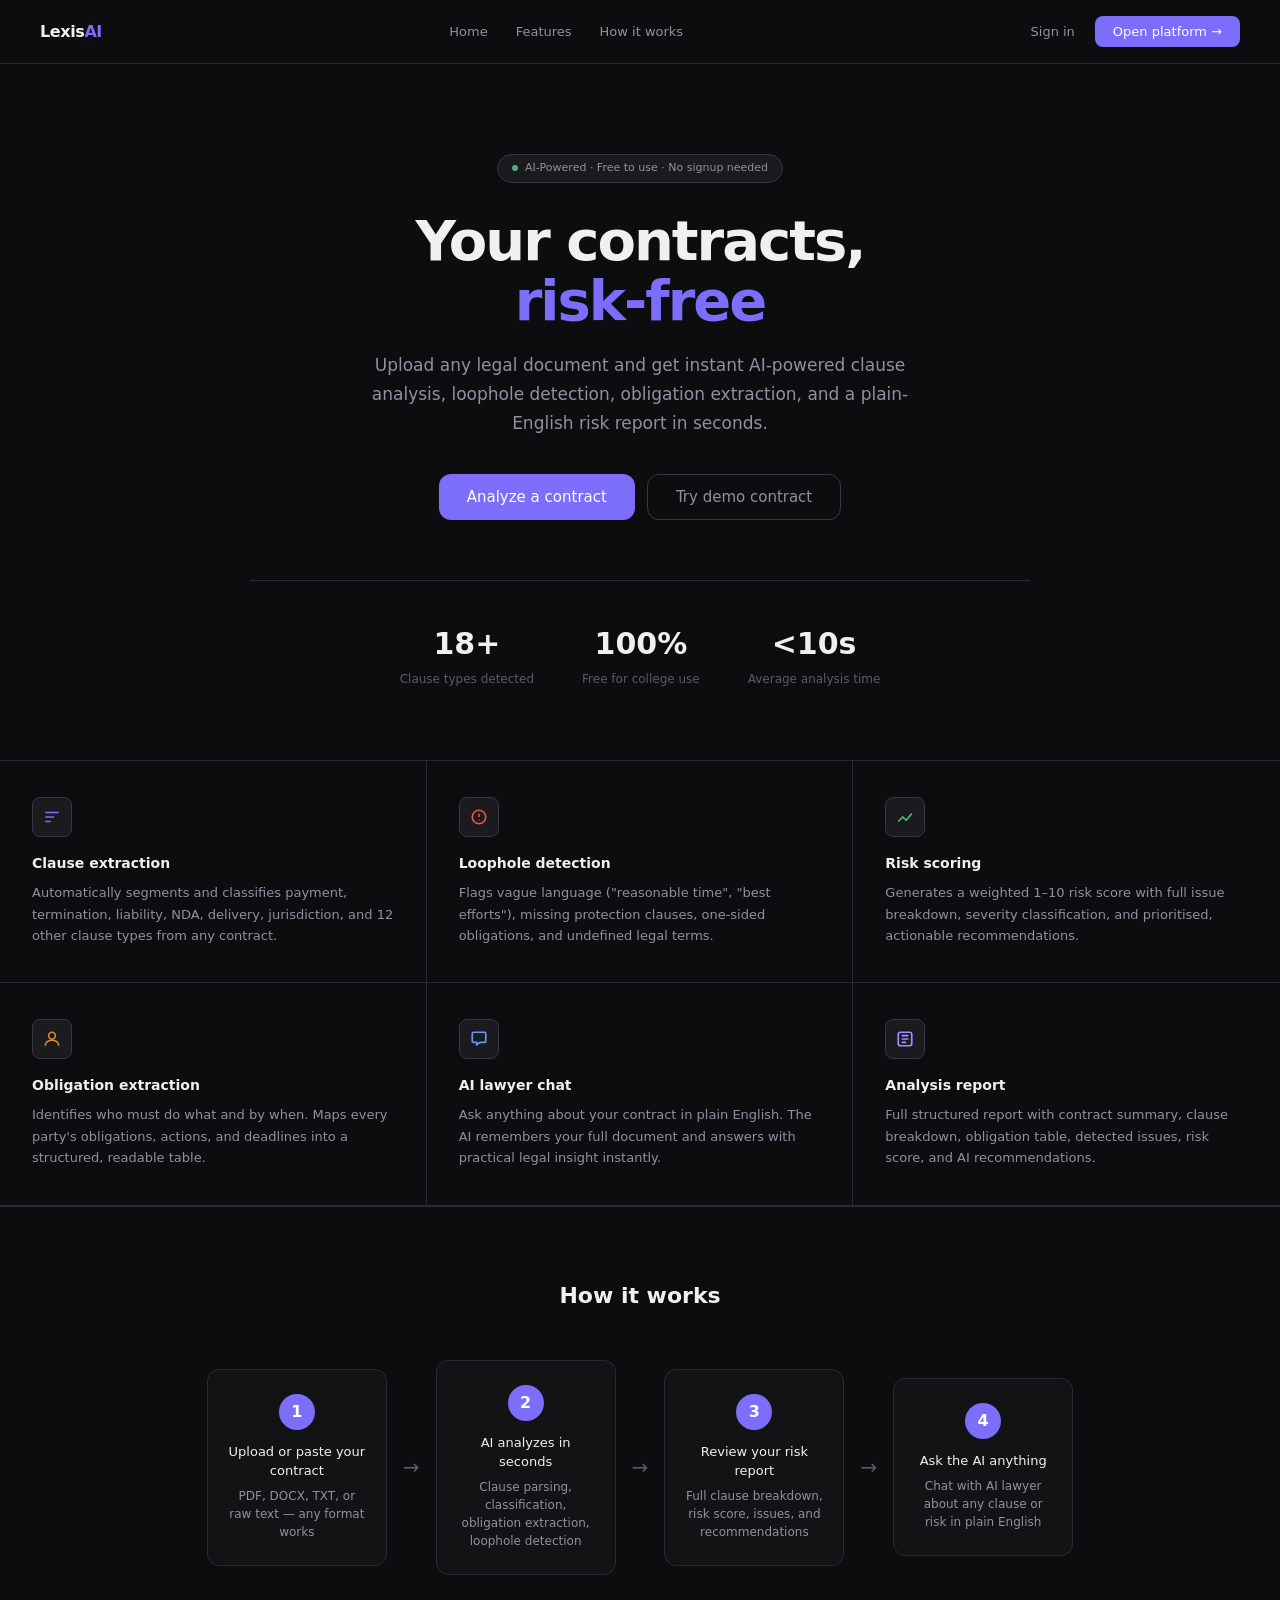
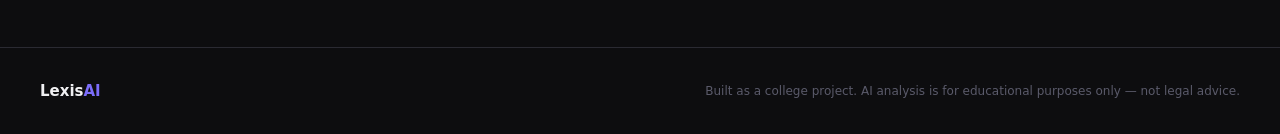
<file: frontend/index.html>
<!DOCTYPE html>
<html lang="en">
<head>
  <meta charset="UTF-8" />
  <meta name="viewport" content="width=device-width, initial-scale=1.0" />
  <title>Lexis AI — Contract Intelligence Platform</title>
  <link rel="stylesheet" href="src/styles/main.css" />
</head>
<body>

<!-- ═══════════════════════════════════════
     PAGE 1 — LANDING
════════════════════════════════════════ -->
<div id="pg-landing" class="page on">
  <nav class="nav">
    <div class="nav-logo">Lexis<span>AI</span></div>
    <div class="nav-links">
      <a onclick="scrollTo(0,0)">Home</a>
      <a onclick="document.getElementById('features').scrollIntoView({behavior:'smooth'})">Features</a>
      <a onclick="document.getElementById('how-it-works').scrollIntoView({behavior:'smooth'})">How it works</a>
    </div>
    <div style="display:flex; gap:12px; align-items:center;">
      <a onclick="goLogin()" style="font-size:13px; color:var(--text2); margin-right:8px;">Sign in</a>
      <button class="nav-cta" onclick="goLogin()">Open platform →</button>
    </div>
  </nav>

  <section class="hero">
    <div class="hero-badge"><span class="badge-dot"></span>AI-Powered · Free to use · No signup needed</div>
    <h1>Your contracts,<br><em>risk-free</em></h1>
    <p class="hero-sub">Upload any legal document and get instant AI-powered clause analysis, loophole detection, obligation extraction, and a plain-English risk report in seconds.</p>
    <div class="hero-btns">
      <button class="btn-primary" onclick="goLogin()">Analyze a contract</button>
      <button class="btn-secondary" onclick="goLogin(); setTimeout(()=>loadDemo(),300)">Try demo contract</button>
    </div>
    <div class="hero-stats">
      <div class="stat-item"><div class="stat-num">18+</div><div class="stat-label">Clause types detected</div></div>
      <div class="stat-item"><div class="stat-num">100%</div><div class="stat-label">Free for college use</div></div>
      <div class="stat-item"><div class="stat-num">&lt;10s</div><div class="stat-label">Average analysis time</div></div>
    </div>
  </section>

  <section id="features" class="features">
    <div class="feat">
      <div class="feat-icon">
        <svg width="18" height="18" viewBox="0 0 16 16" fill="none" stroke="#7c6dfa" stroke-width="1.5"><path d="M2 4h12M2 8h8M2 12h5"/></svg>
      </div>
      <div class="feat-title">Clause extraction</div>
      <div class="feat-desc">Automatically segments and classifies payment, termination, liability, NDA, delivery, jurisdiction, and 12 other clause types from any contract.</div>
    </div>
    <div class="feat">
      <div class="feat-icon">
        <svg width="18" height="18" viewBox="0 0 16 16" fill="none" stroke="#e05555" stroke-width="1.5"><circle cx="8" cy="8" r="6"/><path d="M8 5v3M8 10.5v.5"/></svg>
      </div>
      <div class="feat-title">Loophole detection</div>
      <div class="feat-desc">Flags vague language ("reasonable time", "best efforts"), missing protection clauses, one-sided obligations, and undefined legal terms.</div>
    </div>
    <div class="feat">
      <div class="feat-icon">
        <svg width="18" height="18" viewBox="0 0 16 16" fill="none" stroke="#4caf7d" stroke-width="1.5"><path d="M2 12l4-4 3 3 5-6"/></svg>
      </div>
      <div class="feat-title">Risk scoring</div>
      <div class="feat-desc">Generates a weighted 1–10 risk score with full issue breakdown, severity classification, and prioritised, actionable recommendations.</div>
    </div>
    <div class="feat">
      <div class="feat-icon">
        <svg width="18" height="18" viewBox="0 0 16 16" fill="none" stroke="#d4893a" stroke-width="1.5"><circle cx="8" cy="5" r="3"/><path d="M2 14c0-3 2.7-5 6-5s6 2 6 5"/></svg>
      </div>
      <div class="feat-title">Obligation extraction</div>
      <div class="feat-desc">Identifies who must do what and by when. Maps every party's obligations, actions, and deadlines into a structured, readable table.</div>
    </div>
    <div class="feat">
      <div class="feat-icon">
        <svg width="18" height="18" viewBox="0 0 16 16" fill="none" stroke="#5b9cf6" stroke-width="1.5"><path d="M2 3a1 1 0 011-1h10a1 1 0 011 1v7a1 1 0 01-1 1H9l-3 2v-2H3a1 1 0 01-1-1V3z"/></svg>
      </div>
      <div class="feat-title">AI lawyer chat</div>
      <div class="feat-desc">Ask anything about your contract in plain English. The AI remembers your full document and answers with practical legal insight instantly.</div>
    </div>
    <div class="feat">
      <div class="feat-icon">
        <svg width="18" height="18" viewBox="0 0 16 16" fill="none" stroke="#9b8fff" stroke-width="1.5"><rect x="2" y="2" width="12" height="12" rx="2"/><path d="M5 8h6M5 5h6M5 11h4"/></svg>
      </div>
      <div class="feat-title">Analysis report</div>
      <div class="feat-desc">Full structured report with contract summary, clause breakdown, obligation table, detected issues, risk score, and AI recommendations.</div>
    </div>
  </section>

  <section id="how-it-works" class="how-section">
    <div class="how-title">How it works</div>
    <div class="how-steps">
      <div class="how-step">
        <div class="how-num">1</div>
        <div class="how-label">Upload or paste your contract</div>
        <div class="how-desc">PDF, DOCX, TXT, or raw text — any format works</div>
      </div>
      <div class="how-arrow">→</div>
      <div class="how-step">
        <div class="how-num">2</div>
        <div class="how-label">AI analyzes in seconds</div>
        <div class="how-desc">Clause parsing, classification, obligation extraction, loophole detection</div>
      </div>
      <div class="how-arrow">→</div>
      <div class="how-step">
        <div class="how-num">3</div>
        <div class="how-label">Review your risk report</div>
        <div class="how-desc">Full clause breakdown, risk score, issues, and recommendations</div>
      </div>
      <div class="how-arrow">→</div>
      <div class="how-step">
        <div class="how-num">4</div>
        <div class="how-label">Ask the AI anything</div>
        <div class="how-desc">Chat with AI lawyer about any clause or risk in plain English</div>
      </div>
    </div>
  </section>

  <footer class="footer">
    <div class="footer-logo">Lexis<span>AI</span></div>
    <div class="footer-text">Built as a college project. AI analysis is for educational purposes only — not legal advice.</div>
  </footer>
</div>


<!-- ═══════════════════════════════════════
     PAGE 1.5 — LOGIN
     ════════════════════════════════════════ -->
<div id="pg-login" class="page">
  <div class="login-wrap">
    <div class="login-card">
      <div class="login-logo" onclick="goLanding()" style="cursor:pointer">Lexis<span>AI</span></div>
      <h2>Welcome back</h2>
      <p class="login-sub">Enter your credentials to access the intelligence platform.</p>

      <div class="form-group">
        <label>Email address / ID</label>
        <input type="text" id="login-email" placeholder="admin@lexisai.com" value="admin@lexisai.com" />
      </div>

      <div class="form-group">
        <label>Password</label>
        <input type="password" id="login-pass" placeholder="••••••••" value="admin123" />
      </div>

      <button class="login-btn" onclick="handleLogin()">Sign in to Lexis AI</button>

      <div id="login-error" class="login-err"></div>

      <div class="login-footer">
        <p>Demo credentials for testing:</p>
        <code>ID: admin@lexisai.com</code><br>
        <code>PASS: admin123</code>
      </div>
    </div>
  </div>
</div>


<!-- ═══════════════════════════════════════
     PAGE 2 — APP PLATFORM
════════════════════════════════════════ -->
<div id="pg-app" class="page">
  <nav class="nav">
    <div class="nav-logo" style="cursor:pointer" onclick="goLanding()">← Lexis<span>AI</span></div>
    <div class="nav-links">
      <a onclick="goSub('dashboard')">Dashboard</a>
      <a onclick="goSub('upload')">Upload</a>
      <a onclick="goSub('chat')">AI chat</a>
    </div>
    <div style="display:flex;align-items:center;gap:10px">
      <div id="api-status" class="api-pill" onclick="goSub('settings')">⚙ Configure AI</div>
      <button class="nav-cta" onclick="goSub('upload')">+ New contract</button>
    </div>
  </nav>

  <div class="app-shell">
    <aside class="sidebar">
      <div class="s-section">Main</div>
      <div class="s-item active" id="si-dashboard" onclick="goSub('dashboard')">
        <svg viewBox="0 0 16 16" fill="none" stroke="currentColor" stroke-width="1.5"><rect x="1" y="1" width="6" height="6" rx="1"/><rect x="9" y="1" width="6" height="6" rx="1"/><rect x="1" y="9" width="6" height="6" rx="1"/><rect x="9" y="9" width="6" height="6" rx="1"/></svg>
        Dashboard
      </div>
      <div class="s-item" id="si-upload" onclick="goSub('upload')">
        <svg viewBox="0 0 16 16" fill="none" stroke="currentColor" stroke-width="1.5"><path d="M8 10V3M5 6l3-3 3 3"/><path d="M2 11v1a2 2 0 002 2h8a2 2 0 002-2v-1"/></svg>
        Upload contract
      </div>
      <div class="s-section">Analysis</div>
      <div class="s-item" id="si-analysis" onclick="goSub('analysis')">
        <svg viewBox="0 0 16 16" fill="none" stroke="currentColor" stroke-width="1.5"><path d="M2 12l4-4 3 3 5-6"/></svg>
        Risk analysis
      </div>
      <div class="s-item" id="si-chat" onclick="goSub('chat')">
        <svg viewBox="0 0 16 16" fill="none" stroke="currentColor" stroke-width="1.5"><path d="M2 3a1 1 0 011-1h10a1 1 0 011 1v7a1 1 0 01-1 1H9l-3 2v-2H3a1 1 0 01-1-1V3z"/></svg>
        Ask AI lawyer
      </div>
      <div class="s-section">Settings</div>
      <div class="s-item" id="si-settings" onclick="goSub('settings')">
        <svg viewBox="0 0 16 16" fill="none" stroke="currentColor" stroke-width="1.5"><circle cx="8" cy="8" r="3"/><path d="M8 1v2M8 13v2M1 8h2M13 8h2"/></svg>
        AI settings
      </div>
    </aside>

    <main class="app-main">
      <div class="topbar">
        <div class="topbar-title" id="tb-title">Dashboard</div>
      </div>
      <div class="app-content">

        <!-- ══ DASHBOARD ══ -->
        <div id="sub-dashboard" class="subpage on">
          <div class="metrics">
            <div class="metric"><div class="metric-label">Total contracts</div><div class="metric-value" id="m-total">0</div><div class="metric-sub">in this session</div></div>
            <div class="metric red"><div class="metric-label">High risk</div><div class="metric-value" id="m-high">0</div><div class="metric-sub">needs attention</div></div>
            <div class="metric amber"><div class="metric-label">Medium risk</div><div class="metric-value" id="m-med">0</div><div class="metric-sub">review advised</div></div>
            <div class="metric green"><div class="metric-label">Low risk</div><div class="metric-value" id="m-low">0</div><div class="metric-sub">cleared</div></div>
          </div>
          <div class="section-hd">Analyzed contracts</div>
          <div class="ctable">
            <div class="ct-head">
              <span>Name</span><span>Type</span><span>Risk score</span><span>Status</span><span>Clauses</span>
            </div>
            <div id="contract-rows">
              <div class="ct-empty">No contracts analyzed yet. <span onclick="goSub('upload')" style="color:var(--accent);cursor:pointer">Upload one to get started →</span></div>
            </div>
          </div>
        </div>

        <!-- ══ UPLOAD ══ -->
        <div id="sub-upload" class="subpage">
          <div class="upload-wrap">
            <div class="drop-zone" id="dz" onclick="document.getElementById('fi').click()"
                 ondragover="event.preventDefault();this.classList.add('dragover')"
                 ondragleave="this.classList.remove('dragover')"
                 ondrop="handleDrop(event)">
              <div class="dz-icon">
                <svg width="24" height="24" viewBox="0 0 20 20" fill="none" stroke="#7c6dfa" stroke-width="1.5"><path d="M10 13V5M7 8l3-3 3 3"/><path d="M3 14v1a3 3 0 003 3h8a3 3 0 003-3v-1"/></svg>
              </div>
              <div class="dz-title">Drop your contract here</div>
              <div class="dz-sub">or click to browse — PDF, DOCX, TXT supported</div>
              <div class="fmt-tags"><span class="fmt">PDF</span><span class="fmt">DOCX</span><span class="fmt">TXT</span></div>
            </div>
            <input type="file" id="fi" accept=".pdf,.docx,.txt,.pdf" onchange="handleFile(this)" />

            <div class="or-divider"><span>or paste text directly</span></div>

            <textarea id="ct-text" placeholder="Paste your contract text here for instant AI analysis...&#10;&#10;Example: 'The Supplier shall deliver goods within a reasonable time. Either party may terminate this agreement at any time with 7 days notice...'"></textarea>

            <div class="upload-actions">
              <button class="analyze-btn" onclick="startAnalysis()">
                <svg width="16" height="16" viewBox="0 0 16 16" fill="none" stroke="currentColor" stroke-width="1.5" style="margin-right:8px"><path d="M2 12l4-4 3 3 5-6"/></svg>
                Analyze contract with AI
              </button>
              <button class="demo-btn" onclick="loadDemo()">Load demo contract</button>
            </div>
          </div>
        </div>

        <!-- ══ ANALYZING ══ -->
        <div id="sub-analyzing" class="subpage">
          <div class="prog-wrap">
            <div class="prog-title">Analyzing your contract</div>
            <div class="prog-sub" id="prog-mode-label">AI engine is parsing, classifying, and risk-scoring</div>
            <div class="prog-bar"><div class="prog-fill" id="pf" style="width:0%"></div></div>
            <div class="steps">
              <div class="step pending" id="s1"><span class="step-dot"></span>Parsing document structure</div>
              <div class="step pending" id="s2"><span class="step-dot"></span>Extracting and segmenting clauses</div>
              <div class="step pending" id="s3"><span class="step-dot"></span>Classifying clause types</div>
              <div class="step pending" id="s4"><span class="step-dot"></span>Extracting party obligations</div>
              <div class="step pending" id="s5"><span class="step-dot"></span>Detecting loopholes and vague language</div>
              <div class="step pending" id="s6"><span class="step-dot"></span>Generating risk score and recommendations</div>
            </div>
          </div>
        </div>

        <!-- ══ ANALYSIS RESULTS ══ -->
        <div id="sub-analysis" class="subpage">
          <div class="analysis-grid">
            <div class="analysis-left">

              <div class="card">
                <div class="card-hd">Contract summary</div>
                <p id="a-summary" class="body-text">No contract analyzed yet.</p>
              </div>

              <div class="card">
                <div class="card-hd">Detected clauses <span id="clause-count" class="count-badge">0</span></div>
                <div id="a-clauses"><div class="empty-state">Analyze a contract to see clauses</div></div>
              </div>

              <div class="card">
                <div class="card-hd">Obligations extracted</div>
                <div id="a-obligations">
                  <div class="empty-state">Obligations will appear here after analysis</div>
                </div>
              </div>

              <div class="card">
                <div class="card-hd">AI recommendations</div>
                <div id="a-recs"><div class="empty-state">Recommendations will appear here after analysis</div></div>
              </div>

            </div>
            <div class="analysis-right">

              <div class="card">
                <div class="card-hd">Risk score</div>
                <div class="score-big">
                  <div class="score-num" id="a-score" style="color:var(--text3)">—</div>
                  <div class="score-label" id="a-score-label">No analysis yet</div>
                </div>
                <div class="score-meta" id="a-score-meta"></div>
              </div>

              <div class="card">
                <div class="card-hd">Detected issues <span id="issue-count" class="count-badge">0</span></div>
                <div id="a-issues"><div class="empty-state">Issues will appear after analysis</div></div>
              </div>

              <button class="sidebar-btn sb-primary" onclick="goSub('chat')">Ask AI about this contract</button>
              <button class="sidebar-btn sb-sec" onclick="exportReport()">Export text report</button>

            </div>
          </div>
        </div>

        <!-- ══ AI CHAT ══ -->
        <div id="sub-chat" class="subpage">
          <div class="chat-wrap">
            <div class="chat-msgs" id="chat-msgs">
              <div class="msg ai">Hi! I'm your AI legal assistant. Upload and analyze a contract first, then ask me anything about it — risks, specific clauses, what to negotiate, or anything in plain English.</div>
            </div>
            <div class="chat-suggestions" id="chat-suggestions">
              <span onclick="quickAsk('What is the biggest risk in this contract?')">What's the biggest risk?</span>
              <span onclick="quickAsk('Explain the termination clause in simple terms')">Explain termination clause</span>
              <span onclick="quickAsk('What should I negotiate before signing?')">What to negotiate?</span>
              <span onclick="quickAsk('List all vague or undefined terms in this contract')">Find vague terms</span>
            </div>
            <div class="chat-row">
              <input type="text" class="chat-in" id="chat-in" placeholder="Ask about your contract..." onkeydown="if(event.key==='Enter')sendMsg()" />
              <button class="send-btn" onclick="sendMsg()">Send</button>
            </div>
          </div>
        </div>

        <!-- ══ SETTINGS ══ -->
        <div id="sub-settings" class="subpage">
          <div class="settings-wrap">
            <div class="card">
              <div class="card-hd">AI provider</div>
              <p class="body-text" style="margin-bottom:16px">Choose which AI to use for contract analysis. All options work — pick whichever you have a free key for.</p>

              <div class="provider-list">
                <div class="provider-item" id="prov-demo" onclick="setProvider('demo')">
                  <div class="prov-radio" id="radio-demo"></div>
                  <div>
                    <div class="prov-name">Demo mode <span class="prov-tag free">No key needed</span></div>
                    <div class="prov-desc">Uses realistic pre-built analysis. Perfect for testing the UI.</div>
                  </div>
                </div>
                <div class="provider-item" id="prov-gemini" onclick="setProvider('gemini')">
                  <div class="prov-radio" id="radio-gemini"></div>
                  <div>
                    <div class="prov-name">Google Gemini Flash <span class="prov-tag free">Free tier</span></div>
                    <div class="prov-desc">1M tokens/day free. Get key at aistudio.google.com — best free option.</div>
                  </div>
                </div>
                <div class="provider-item" id="prov-groq" onclick="setProvider('groq')">
                  <div class="prov-radio" id="radio-groq"></div>
                  <div>
                    <div class="prov-name">Groq (Llama 3) <span class="prov-tag free">Free tier</span></div>
                    <div class="prov-desc">Extremely fast. Free API at console.groq.com. OpenAI-compatible.</div>
                  </div>
                </div>
                <div class="provider-item" id="prov-claude" onclick="setProvider('claude')">
                  <div class="prov-radio" id="radio-claude"></div>
                  <div>
                    <div class="prov-name">Anthropic Claude <span class="prov-tag paid">Free credits on signup</span></div>
                    <div class="prov-desc">Best quality. Free trial credits at console.anthropic.com.</div>
                  </div>
                </div>
              </div>
            </div>

            <div class="card" id="key-card">
              <div class="card-hd">API key</div>
              <p class="body-text" style="margin-bottom:12px" id="key-hint">Paste your API key below. It is stored only in your browser (localStorage) and never sent anywhere except the AI provider.</p>
              <div style="display:flex;gap:10px">
                <input type="password" id="api-key-input" class="key-input" placeholder="Paste your API key here..." />
                <button class="btn-save-key" onclick="saveKey()">Save</button>
              </div>
              <div id="key-saved-msg" style="font-size:12px;color:var(--green);margin-top:8px;display:none">✓ Key saved in browser</div>
            </div>

            <div class="card">
              <div class="card-hd">How to get a free API key</div>
              <div class="howto-list">
                <div class="howto-item">
                  <div class="howto-num">1</div>
                  <div><strong>Gemini (recommended):</strong> Go to <code>aistudio.google.com</code> → Sign in with Google → Click "Get API key" → Copy it. Free, no card needed.</div>
                </div>
                <div class="howto-item">
                  <div class="howto-num">2</div>
                  <div><strong>Groq:</strong> Go to <code>console.groq.com</code> → Create free account → API Keys → Create key. Runs Llama 3, very fast.</div>
                </div>
                <div class="howto-item">
                  <div class="howto-num">3</div>
                  <div><strong>Claude:</strong> Go to <code>console.anthropic.com</code> → Create account → You get free credits automatically → API Keys → Create key.</div>
                </div>
              </div>
            </div>

          </div>
        </div>

      </div>
    </main>
  </div>
</div>

<script src="src/components/demo-data.js"></script>
<script src="src/components/ai-providers.js"></script>
<script src="src/components/analysis-engine.js"></script>
<script src="src/components/app.js"></script>
</body>
</html>
</file>
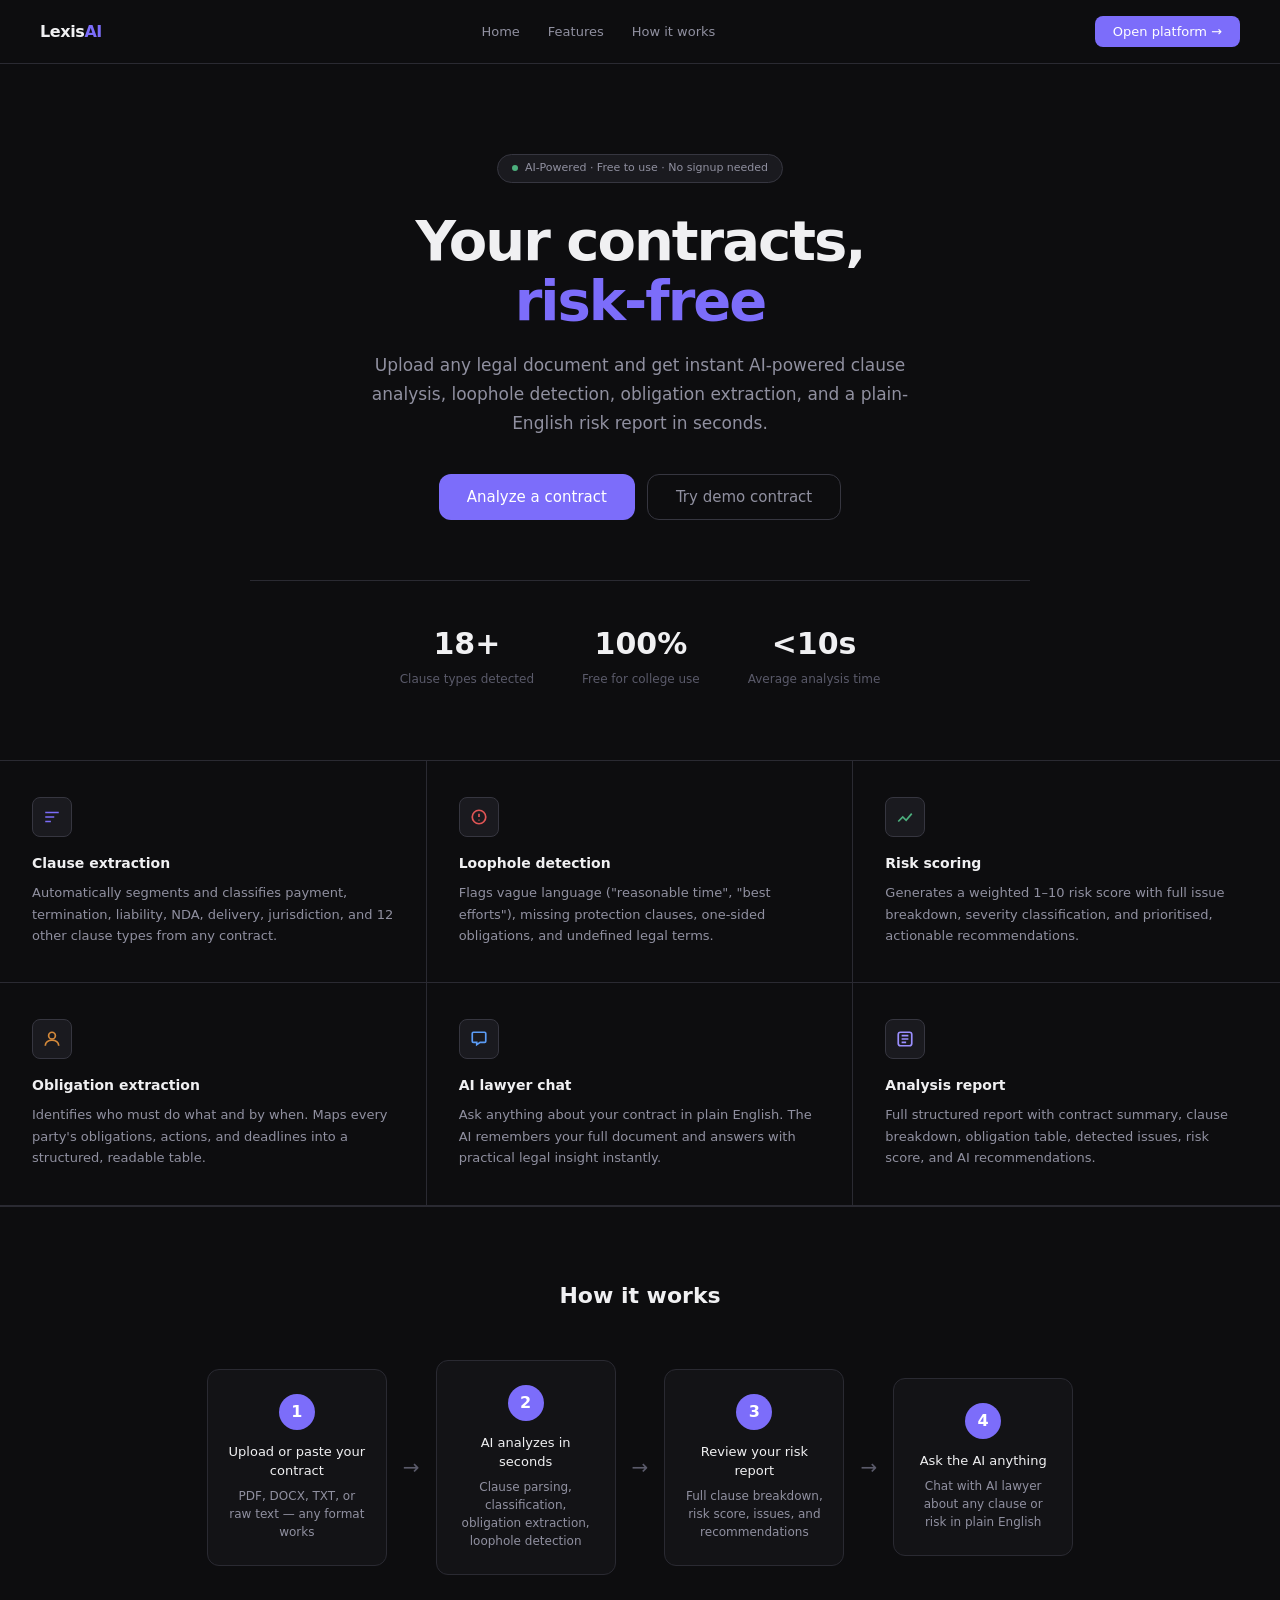
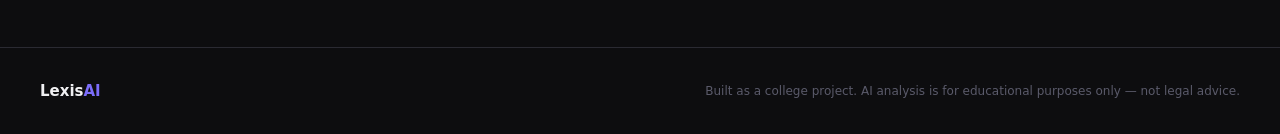
<file: {frontend/index.html>
<!DOCTYPE html>
<html lang="en">
<head>
  <meta charset="UTF-8" />
  <meta name="viewport" content="width=device-width, initial-scale=1.0" />
  <title>Lexis AI — Contract Intelligence Platform</title>
  <link rel="stylesheet" href="src/styles/main.css" />
</head>
<body>

<!-- ═══════════════════════════════════════
     PAGE 1 — LANDING
════════════════════════════════════════ -->
<div id="pg-landing" class="page on">
  <nav class="nav">
    <div class="nav-logo">Lexis<span>AI</span></div>
    <div class="nav-links">
      <a onclick="scrollTo(0,0)">Home</a>
      <a onclick="document.getElementById('features').scrollIntoView({behavior:'smooth'})">Features</a>
      <a onclick="document.getElementById('how-it-works').scrollIntoView({behavior:'smooth'})">How it works</a>
    </div>
    <button class="nav-cta" onclick="goApp()">Open platform →</button>
  </nav>

  <section class="hero">
    <div class="hero-badge"><span class="badge-dot"></span>AI-Powered · Free to use · No signup needed</div>
    <h1>Your contracts,<br><em>risk-free</em></h1>
    <p class="hero-sub">Upload any legal document and get instant AI-powered clause analysis, loophole detection, obligation extraction, and a plain-English risk report in seconds.</p>
    <div class="hero-btns">
      <button class="btn-primary" onclick="goApp()">Analyze a contract</button>
      <button class="btn-secondary" onclick="goApp(); setTimeout(()=>loadDemo(),300)">Try demo contract</button>
    </div>
    <div class="hero-stats">
      <div class="stat-item"><div class="stat-num">18+</div><div class="stat-label">Clause types detected</div></div>
      <div class="stat-item"><div class="stat-num">100%</div><div class="stat-label">Free for college use</div></div>
      <div class="stat-item"><div class="stat-num">&lt;10s</div><div class="stat-label">Average analysis time</div></div>
    </div>
  </section>

  <section id="features" class="features">
    <div class="feat">
      <div class="feat-icon">
        <svg width="18" height="18" viewBox="0 0 16 16" fill="none" stroke="#7c6dfa" stroke-width="1.5"><path d="M2 4h12M2 8h8M2 12h5"/></svg>
      </div>
      <div class="feat-title">Clause extraction</div>
      <div class="feat-desc">Automatically segments and classifies payment, termination, liability, NDA, delivery, jurisdiction, and 12 other clause types from any contract.</div>
    </div>
    <div class="feat">
      <div class="feat-icon">
        <svg width="18" height="18" viewBox="0 0 16 16" fill="none" stroke="#e05555" stroke-width="1.5"><circle cx="8" cy="8" r="6"/><path d="M8 5v3M8 10.5v.5"/></svg>
      </div>
      <div class="feat-title">Loophole detection</div>
      <div class="feat-desc">Flags vague language ("reasonable time", "best efforts"), missing protection clauses, one-sided obligations, and undefined legal terms.</div>
    </div>
    <div class="feat">
      <div class="feat-icon">
        <svg width="18" height="18" viewBox="0 0 16 16" fill="none" stroke="#4caf7d" stroke-width="1.5"><path d="M2 12l4-4 3 3 5-6"/></svg>
      </div>
      <div class="feat-title">Risk scoring</div>
      <div class="feat-desc">Generates a weighted 1–10 risk score with full issue breakdown, severity classification, and prioritised, actionable recommendations.</div>
    </div>
    <div class="feat">
      <div class="feat-icon">
        <svg width="18" height="18" viewBox="0 0 16 16" fill="none" stroke="#d4893a" stroke-width="1.5"><circle cx="8" cy="5" r="3"/><path d="M2 14c0-3 2.7-5 6-5s6 2 6 5"/></svg>
      </div>
      <div class="feat-title">Obligation extraction</div>
      <div class="feat-desc">Identifies who must do what and by when. Maps every party's obligations, actions, and deadlines into a structured, readable table.</div>
    </div>
    <div class="feat">
      <div class="feat-icon">
        <svg width="18" height="18" viewBox="0 0 16 16" fill="none" stroke="#5b9cf6" stroke-width="1.5"><path d="M2 3a1 1 0 011-1h10a1 1 0 011 1v7a1 1 0 01-1 1H9l-3 2v-2H3a1 1 0 01-1-1V3z"/></svg>
      </div>
      <div class="feat-title">AI lawyer chat</div>
      <div class="feat-desc">Ask anything about your contract in plain English. The AI remembers your full document and answers with practical legal insight instantly.</div>
    </div>
    <div class="feat">
      <div class="feat-icon">
        <svg width="18" height="18" viewBox="0 0 16 16" fill="none" stroke="#9b8fff" stroke-width="1.5"><rect x="2" y="2" width="12" height="12" rx="2"/><path d="M5 8h6M5 5h6M5 11h4"/></svg>
      </div>
      <div class="feat-title">Analysis report</div>
      <div class="feat-desc">Full structured report with contract summary, clause breakdown, obligation table, detected issues, risk score, and AI recommendations.</div>
    </div>
  </section>

  <section id="how-it-works" class="how-section">
    <div class="how-title">How it works</div>
    <div class="how-steps">
      <div class="how-step">
        <div class="how-num">1</div>
        <div class="how-label">Upload or paste your contract</div>
        <div class="how-desc">PDF, DOCX, TXT, or raw text — any format works</div>
      </div>
      <div class="how-arrow">→</div>
      <div class="how-step">
        <div class="how-num">2</div>
        <div class="how-label">AI analyzes in seconds</div>
        <div class="how-desc">Clause parsing, classification, obligation extraction, loophole detection</div>
      </div>
      <div class="how-arrow">→</div>
      <div class="how-step">
        <div class="how-num">3</div>
        <div class="how-label">Review your risk report</div>
        <div class="how-desc">Full clause breakdown, risk score, issues, and recommendations</div>
      </div>
      <div class="how-arrow">→</div>
      <div class="how-step">
        <div class="how-num">4</div>
        <div class="how-label">Ask the AI anything</div>
        <div class="how-desc">Chat with AI lawyer about any clause or risk in plain English</div>
      </div>
    </div>
  </section>

  <footer class="footer">
    <div class="footer-logo">Lexis<span>AI</span></div>
    <div class="footer-text">Built as a college project. AI analysis is for educational purposes only — not legal advice.</div>
  </footer>
</div>


<!-- ═══════════════════════════════════════
     PAGE 2 — APP PLATFORM
════════════════════════════════════════ -->
<div id="pg-app" class="page">
  <nav class="nav">
    <div class="nav-logo" style="cursor:pointer" onclick="goLanding()">← Lexis<span>AI</span></div>
    <div class="nav-links">
      <a onclick="goSub('dashboard')">Dashboard</a>
      <a onclick="goSub('upload')">Upload</a>
      <a onclick="goSub('chat')">AI chat</a>
    </div>
    <div style="display:flex;align-items:center;gap:10px">
      <div id="api-status" class="api-pill" onclick="goSub('settings')">⚙ Configure AI</div>
      <button class="nav-cta" onclick="goSub('upload')">+ New contract</button>
    </div>
  </nav>

  <div class="app-shell">
    <aside class="sidebar">
      <div class="s-section">Main</div>
      <div class="s-item active" id="si-dashboard" onclick="goSub('dashboard')">
        <svg viewBox="0 0 16 16" fill="none" stroke="currentColor" stroke-width="1.5"><rect x="1" y="1" width="6" height="6" rx="1"/><rect x="9" y="1" width="6" height="6" rx="1"/><rect x="1" y="9" width="6" height="6" rx="1"/><rect x="9" y="9" width="6" height="6" rx="1"/></svg>
        Dashboard
      </div>
      <div class="s-item" id="si-upload" onclick="goSub('upload')">
        <svg viewBox="0 0 16 16" fill="none" stroke="currentColor" stroke-width="1.5"><path d="M8 10V3M5 6l3-3 3 3"/><path d="M2 11v1a2 2 0 002 2h8a2 2 0 002-2v-1"/></svg>
        Upload contract
      </div>
      <div class="s-section">Analysis</div>
      <div class="s-item" id="si-analysis" onclick="goSub('analysis')">
        <svg viewBox="0 0 16 16" fill="none" stroke="currentColor" stroke-width="1.5"><path d="M2 12l4-4 3 3 5-6"/></svg>
        Risk analysis
      </div>
      <div class="s-item" id="si-chat" onclick="goSub('chat')">
        <svg viewBox="0 0 16 16" fill="none" stroke="currentColor" stroke-width="1.5"><path d="M2 3a1 1 0 011-1h10a1 1 0 011 1v7a1 1 0 01-1 1H9l-3 2v-2H3a1 1 0 01-1-1V3z"/></svg>
        Ask AI lawyer
      </div>
      <div class="s-section">Settings</div>
      <div class="s-item" id="si-settings" onclick="goSub('settings')">
        <svg viewBox="0 0 16 16" fill="none" stroke="currentColor" stroke-width="1.5"><circle cx="8" cy="8" r="3"/><path d="M8 1v2M8 13v2M1 8h2M13 8h2"/></svg>
        AI settings
      </div>
    </aside>

    <main class="app-main">
      <div class="topbar">
        <div class="topbar-title" id="tb-title">Dashboard</div>
      </div>
      <div class="app-content">

        <!-- ══ DASHBOARD ══ -->
        <div id="sub-dashboard" class="subpage on">
          <div class="metrics">
            <div class="metric"><div class="metric-label">Total contracts</div><div class="metric-value" id="m-total">0</div><div class="metric-sub">in this session</div></div>
            <div class="metric red"><div class="metric-label">High risk</div><div class="metric-value" id="m-high">0</div><div class="metric-sub">needs attention</div></div>
            <div class="metric amber"><div class="metric-label">Medium risk</div><div class="metric-value" id="m-med">0</div><div class="metric-sub">review advised</div></div>
            <div class="metric green"><div class="metric-label">Low risk</div><div class="metric-value" id="m-low">0</div><div class="metric-sub">cleared</div></div>
          </div>
          <div class="section-hd">Analyzed contracts</div>
          <div class="ctable">
            <div class="ct-head">
              <span>Name</span><span>Type</span><span>Risk score</span><span>Status</span><span>Clauses</span>
            </div>
            <div id="contract-rows">
              <div class="ct-empty">No contracts analyzed yet. <span onclick="goSub('upload')" style="color:var(--accent);cursor:pointer">Upload one to get started →</span></div>
            </div>
          </div>
        </div>

        <!-- ══ UPLOAD ══ -->
        <div id="sub-upload" class="subpage">
          <div class="upload-wrap">
            <div class="drop-zone" id="dz" onclick="document.getElementById('fi').click()"
                 ondragover="event.preventDefault();this.classList.add('dragover')"
                 ondragleave="this.classList.remove('dragover')"
                 ondrop="handleDrop(event)">
              <div class="dz-icon">
                <svg width="24" height="24" viewBox="0 0 20 20" fill="none" stroke="#7c6dfa" stroke-width="1.5"><path d="M10 13V5M7 8l3-3 3 3"/><path d="M3 14v1a3 3 0 003 3h8a3 3 0 003-3v-1"/></svg>
              </div>
              <div class="dz-title">Drop your contract here</div>
              <div class="dz-sub">or click to browse — PDF, DOCX, TXT supported</div>
              <div class="fmt-tags"><span class="fmt">PDF</span><span class="fmt">DOCX</span><span class="fmt">TXT</span></div>
            </div>
            <input type="file" id="fi" accept=".pdf,.docx,.txt,.pdf" onchange="handleFile(this)" />

            <div class="or-divider"><span>or paste text directly</span></div>

            <textarea id="ct-text" placeholder="Paste your contract text here for instant AI analysis...&#10;&#10;Example: 'The Supplier shall deliver goods within a reasonable time. Either party may terminate this agreement at any time with 7 days notice...'"></textarea>

            <div class="upload-actions">
              <button class="analyze-btn" onclick="startAnalysis()">
                <svg width="16" height="16" viewBox="0 0 16 16" fill="none" stroke="currentColor" stroke-width="1.5" style="margin-right:8px"><path d="M2 12l4-4 3 3 5-6"/></svg>
                Analyze contract with AI
              </button>
              <button class="demo-btn" onclick="loadDemo()">Load demo contract</button>
            </div>
          </div>
        </div>

        <!-- ══ ANALYZING ══ -->
        <div id="sub-analyzing" class="subpage">
          <div class="prog-wrap">
            <div class="prog-title">Analyzing your contract</div>
            <div class="prog-sub" id="prog-mode-label">AI engine is parsing, classifying, and risk-scoring</div>
            <div class="prog-bar"><div class="prog-fill" id="pf" style="width:0%"></div></div>
            <div class="steps">
              <div class="step pending" id="s1"><span class="step-dot"></span>Parsing document structure</div>
              <div class="step pending" id="s2"><span class="step-dot"></span>Extracting and segmenting clauses</div>
              <div class="step pending" id="s3"><span class="step-dot"></span>Classifying clause types</div>
              <div class="step pending" id="s4"><span class="step-dot"></span>Extracting party obligations</div>
              <div class="step pending" id="s5"><span class="step-dot"></span>Detecting loopholes and vague language</div>
              <div class="step pending" id="s6"><span class="step-dot"></span>Generating risk score and recommendations</div>
            </div>
          </div>
        </div>

        <!-- ══ ANALYSIS RESULTS ══ -->
        <div id="sub-analysis" class="subpage">
          <div class="analysis-grid">
            <div class="analysis-left">

              <div class="card">
                <div class="card-hd">Contract summary</div>
                <p id="a-summary" class="body-text">No contract analyzed yet.</p>
              </div>

              <div class="card">
                <div class="card-hd">Detected clauses <span id="clause-count" class="count-badge">0</span></div>
                <div id="a-clauses"><div class="empty-state">Analyze a contract to see clauses</div></div>
              </div>

              <div class="card">
                <div class="card-hd">Obligations extracted</div>
                <div id="a-obligations">
                  <div class="empty-state">Obligations will appear here after analysis</div>
                </div>
              </div>

              <div class="card">
                <div class="card-hd">AI recommendations</div>
                <div id="a-recs"><div class="empty-state">Recommendations will appear here after analysis</div></div>
              </div>

            </div>
            <div class="analysis-right">

              <div class="card">
                <div class="card-hd">Risk score</div>
                <div class="score-big">
                  <div class="score-num" id="a-score" style="color:var(--text3)">—</div>
                  <div class="score-label" id="a-score-label">No analysis yet</div>
                </div>
                <div class="score-meta" id="a-score-meta"></div>
              </div>

              <div class="card">
                <div class="card-hd">Detected issues <span id="issue-count" class="count-badge">0</span></div>
                <div id="a-issues"><div class="empty-state">Issues will appear after analysis</div></div>
              </div>

              <button class="sidebar-btn sb-primary" onclick="goSub('chat')">Ask AI about this contract</button>
              <button class="sidebar-btn sb-sec" onclick="exportReport()">Export text report</button>

            </div>
          </div>
        </div>

        <!-- ══ AI CHAT ══ -->
        <div id="sub-chat" class="subpage">
          <div class="chat-wrap">
            <div class="chat-msgs" id="chat-msgs">
              <div class="msg ai">Hi! I'm your AI legal assistant. Upload and analyze a contract first, then ask me anything about it — risks, specific clauses, what to negotiate, or anything in plain English.</div>
            </div>
            <div class="chat-suggestions" id="chat-suggestions">
              <span onclick="quickAsk('What is the biggest risk in this contract?')">What's the biggest risk?</span>
              <span onclick="quickAsk('Explain the termination clause in simple terms')">Explain termination clause</span>
              <span onclick="quickAsk('What should I negotiate before signing?')">What to negotiate?</span>
              <span onclick="quickAsk('List all vague or undefined terms in this contract')">Find vague terms</span>
            </div>
            <div class="chat-row">
              <input type="text" class="chat-in" id="chat-in" placeholder="Ask about your contract..." onkeydown="if(event.key==='Enter')sendMsg()" />
              <button class="send-btn" onclick="sendMsg()">Send</button>
            </div>
          </div>
        </div>

        <!-- ══ SETTINGS ══ -->
        <div id="sub-settings" class="subpage">
          <div class="settings-wrap">
            <div class="card">
              <div class="card-hd">AI provider</div>
              <p class="body-text" style="margin-bottom:16px">Choose which AI to use for contract analysis. All options work — pick whichever you have a free key for.</p>

              <div class="provider-list">
                <div class="provider-item" id="prov-demo" onclick="setProvider('demo')">
                  <div class="prov-radio" id="radio-demo"></div>
                  <div>
                    <div class="prov-name">Demo mode <span class="prov-tag free">No key needed</span></div>
                    <div class="prov-desc">Uses realistic pre-built analysis. Perfect for testing the UI.</div>
                  </div>
                </div>
                <div class="provider-item" id="prov-gemini" onclick="setProvider('gemini')">
                  <div class="prov-radio" id="radio-gemini"></div>
                  <div>
                    <div class="prov-name">Google Gemini Flash <span class="prov-tag free">Free tier</span></div>
                    <div class="prov-desc">1M tokens/day free. Get key at aistudio.google.com — best free option.</div>
                  </div>
                </div>
                <div class="provider-item" id="prov-groq" onclick="setProvider('groq')">
                  <div class="prov-radio" id="radio-groq"></div>
                  <div>
                    <div class="prov-name">Groq (Llama 3) <span class="prov-tag free">Free tier</span></div>
                    <div class="prov-desc">Extremely fast. Free API at console.groq.com. OpenAI-compatible.</div>
                  </div>
                </div>
                <div class="provider-item" id="prov-claude" onclick="setProvider('claude')">
                  <div class="prov-radio" id="radio-claude"></div>
                  <div>
                    <div class="prov-name">Anthropic Claude <span class="prov-tag paid">Free credits on signup</span></div>
                    <div class="prov-desc">Best quality. Free trial credits at console.anthropic.com.</div>
                  </div>
                </div>
              </div>
            </div>

            <div class="card" id="key-card">
              <div class="card-hd">API key</div>
              <p class="body-text" style="margin-bottom:12px" id="key-hint">Paste your API key below. It is stored only in your browser (localStorage) and never sent anywhere except the AI provider.</p>
              <div style="display:flex;gap:10px">
                <input type="password" id="api-key-input" class="key-input" placeholder="Paste your API key here..." />
                <button class="btn-save-key" onclick="saveKey()">Save</button>
              </div>
              <div id="key-saved-msg" style="font-size:12px;color:var(--green);margin-top:8px;display:none">✓ Key saved in browser</div>
            </div>

            <div class="card">
              <div class="card-hd">How to get a free API key</div>
              <div class="howto-list">
                <div class="howto-item">
                  <div class="howto-num">1</div>
                  <div><strong>Gemini (recommended):</strong> Go to <code>aistudio.google.com</code> → Sign in with Google → Click "Get API key" → Copy it. Free, no card needed.</div>
                </div>
                <div class="howto-item">
                  <div class="howto-num">2</div>
                  <div><strong>Groq:</strong> Go to <code>console.groq.com</code> → Create free account → API Keys → Create key. Runs Llama 3, very fast.</div>
                </div>
                <div class="howto-item">
                  <div class="howto-num">3</div>
                  <div><strong>Claude:</strong> Go to <code>console.anthropic.com</code> → Create account → You get free credits automatically → API Keys → Create key.</div>
                </div>
              </div>
            </div>

          </div>
        </div>

      </div>
    </main>
  </div>
</div>

<script src="src/components/demo-data.js"></script>
<script src="src/components/ai-providers.js"></script>
<script src="src/components/analysis-engine.js"></script>
<script src="src/components/app.js"></script>
</body>
</html>
</file>
<file: frontend/src/styles/main.css>
/* ═══════════════════════════════════════════
   LEXIS AI — COMPLETE DARK THEME STYLESHEET
   ═══════════════════════════════════════════ */

:root {
  --bg:       #0d0d0f;
  --bg2:      #131316;
  --bg3:      #1a1a1f;
  --bg4:      #222228;
  --border:   #2a2a32;
  --border2:  #363640;
  --text:     #f0f0f2;
  --text2:    #9090a0;
  --text3:    #5a5a6a;
  --accent:   #7c6dfa;
  --accent2:  #5a4dd4;
  --red:      #e05555;
  --amber:    #d4893a;
  --green:    #4caf7d;
  --blue:     #5b9cf6;
  --red-bg:   #1f1218;
  --amber-bg: #1a1508;
  --green-bg: #0e1a12;
  --blue-bg:  #0e1525;
  --r-sm: 6px;
  --r-md: 8px;
  --r-lg: 12px;
  --r-xl: 16px;
}

/* ── Reset ── */
*, *::before, *::after { box-sizing: border-box; margin: 0; padding: 0; }
html { scroll-behavior: smooth; }
body {
  font-family: system-ui, -apple-system, 'Segoe UI', Helvetica, sans-serif;
  background: var(--bg);
  color: var(--text);
  font-size: 14px;
  line-height: 1.5;
  -webkit-font-smoothing: antialiased;
}
a    { text-decoration: none; color: inherit; cursor: pointer; }
button { font-family: inherit; cursor: pointer; }
input, textarea, select { font-family: inherit; }

/* ── Pages ── */
.page    { display: none; min-height: 100vh; }
.page.on { display: block; }
.subpage    { display: none; }
.subpage.on { display: block; }


/* ═══════════════════════════════════════════
   NAVIGATION
   ═══════════════════════════════════════════ */
.nav {
  display: flex;
  align-items: center;
  justify-content: space-between;
  padding: 16px 40px;
  border-bottom: 0.5px solid var(--border);
  background: var(--bg);
  position: sticky;
  top: 0;
  z-index: 100;
}
.nav-logo { font-size: 16px; font-weight: 600; letter-spacing: -0.4px; }
.nav-logo span { color: var(--accent); }
.nav-links { display: flex; gap: 28px; font-size: 13px; }
.nav-links a { color: var(--text2); transition: color .15s; }
.nav-links a:hover { color: var(--text); }
.nav-cta {
  padding: 8px 18px;
  background: var(--accent);
  color: #fff;
  border: none;
  border-radius: var(--r-md);
  font-size: 13px;
  font-weight: 500;
  transition: background .15s;
}
.nav-cta:hover { background: var(--accent2); }

.api-pill {
  padding: 6px 12px;
  background: var(--bg3);
  border: 0.5px solid var(--border2);
  border-radius: 100px;
  font-size: 11px;
  color: var(--text2);
  cursor: pointer;
  transition: all .15s;
}
.api-pill:hover { border-color: var(--accent); color: var(--text); }
.api-pill.connected { border-color: var(--green); color: var(--green); }


/* ═══════════════════════════════════════════
   LANDING — HERO
   ═══════════════════════════════════════════ */
.hero {
  max-width: 860px;
  margin: 0 auto;
  padding: 90px 40px 72px;
  text-align: center;
}
.hero-badge {
  display: inline-flex;
  align-items: center;
  gap: 7px;
  padding: 5px 14px;
  background: var(--bg3);
  border: 0.5px solid var(--border2);
  border-radius: 100px;
  font-size: 11px;
  color: var(--text2);
  margin-bottom: 28px;
}
.badge-dot { width: 6px; height: 6px; border-radius: 50%; background: var(--green); }
.hero h1 {
  font-size: 56px;
  font-weight: 700;
  line-height: 1.08;
  letter-spacing: -2px;
  margin-bottom: 20px;
}
.hero h1 em { font-style: normal; color: var(--accent); }
.hero-sub {
  font-size: 17px;
  color: var(--text2);
  line-height: 1.7;
  max-width: 560px;
  margin: 0 auto 36px;
}
.hero-btns { display: flex; gap: 12px; justify-content: center; }
.btn-primary {
  padding: 13px 28px;
  background: var(--accent);
  color: #fff;
  border: none;
  border-radius: var(--r-lg);
  font-size: 15px;
  font-weight: 500;
  transition: background .15s, transform .1s;
}
.btn-primary:hover  { background: var(--accent2); }
.btn-primary:active { transform: scale(0.98); }
.btn-secondary {
  padding: 13px 28px;
  background: transparent;
  color: var(--text2);
  border: 0.5px solid var(--border2);
  border-radius: var(--r-lg);
  font-size: 15px;
  transition: all .15s;
}
.btn-secondary:hover { background: var(--bg3); color: var(--text); border-color: var(--border2); }
.hero-stats {
  display: flex;
  gap: 48px;
  justify-content: center;
  margin-top: 60px;
  padding-top: 40px;
  border-top: 0.5px solid var(--border);
}
.stat-item { text-align: center; }
.stat-num   { font-size: 30px; font-weight: 700; }
.stat-label { font-size: 12px; color: var(--text3); margin-top: 4px; }


/* ═══════════════════════════════════════════
   LANDING — FEATURES
   ═══════════════════════════════════════════ */
.features {
  display: grid;
  grid-template-columns: repeat(3, 1fr);
  border-top: 0.5px solid var(--border);
}
.feat {
  padding: 36px 32px;
  border-right: 0.5px solid var(--border);
  border-bottom: 0.5px solid var(--border);
}
.feat:nth-child(3n) { border-right: none; }
.feat-icon {
  width: 40px; height: 40px;
  background: var(--bg3);
  border: 0.5px solid var(--border2);
  border-radius: var(--r-md);
  display: flex; align-items: center; justify-content: center;
  margin-bottom: 16px;
}
.feat-title { font-size: 14px; font-weight: 600; margin-bottom: 8px; }
.feat-desc  { font-size: 13px; color: var(--text2); line-height: 1.65; }


/* ═══════════════════════════════════════════
   LANDING — HOW IT WORKS
   ═══════════════════════════════════════════ */
.how-section {
  padding: 72px 40px;
  text-align: center;
  border-top: 0.5px solid var(--border);
}
.how-title { font-size: 22px; font-weight: 600; margin-bottom: 48px; }
.how-steps {
  display: flex;
  align-items: center;
  justify-content: center;
  gap: 16px;
  flex-wrap: wrap;
}
.how-step {
  background: var(--bg2);
  border: 0.5px solid var(--border);
  border-radius: var(--r-lg);
  padding: 24px 20px;
  width: 180px;
  text-align: center;
}
.how-num {
  width: 36px; height: 36px;
  border-radius: 50%;
  background: var(--accent);
  color: #fff;
  font-size: 16px;
  font-weight: 700;
  display: flex; align-items: center; justify-content: center;
  margin: 0 auto 12px;
}
.how-label { font-size: 13px; font-weight: 500; margin-bottom: 6px; }
.how-desc  { font-size: 12px; color: var(--text2); line-height: 1.5; }
.how-arrow { font-size: 20px; color: var(--text3); }


/* ═══════════════════════════════════════════
   FOOTER
   ═══════════════════════════════════════════ */
.footer {
  padding: 32px 40px;
  border-top: 0.5px solid var(--border);
  display: flex;
  align-items: center;
  justify-content: space-between;
}
.footer-logo { font-size: 15px; font-weight: 600; }
.footer-logo span { color: var(--accent); }
.footer-text { font-size: 12px; color: var(--text3); }


/* ═══════════════════════════════════════════
   APP SHELL
   ═══════════════════════════════════════════ */
.app-shell { display: flex; height: calc(100vh - 57px); overflow: hidden; }

/* Sidebar */
.sidebar {
  width: 224px;
  background: var(--bg2);
  border-right: 0.5px solid var(--border);
  flex-shrink: 0;
  padding: 12px 0;
  overflow-y: auto;
}
.s-section {
  font-size: 10px;
  text-transform: uppercase;
  letter-spacing: 0.9px;
  color: var(--text3);
  padding: 16px 20px 6px;
}
.s-item {
  display: flex;
  align-items: center;
  gap: 10px;
  padding: 9px 20px;
  font-size: 13px;
  color: var(--text2);
  cursor: pointer;
  transition: background .12s, color .12s;
}
.s-item:hover  { background: var(--bg3); color: var(--text); }
.s-item.active { background: var(--bg3); color: var(--text); font-weight: 500; }
.s-item svg { width: 15px; height: 15px; opacity: 0.55; flex-shrink: 0; }
.s-item.active svg, .s-item:hover svg { opacity: 1; }

/* Main */
.app-main { flex: 1; display: flex; flex-direction: column; overflow: hidden; }
.topbar {
  display: flex;
  align-items: center;
  justify-content: space-between;
  padding: 14px 24px;
  border-bottom: 0.5px solid var(--border);
  background: var(--bg2);
  flex-shrink: 0;
}
.topbar-title { font-size: 14px; font-weight: 500; }
.app-content  { flex: 1; overflow-y: auto; padding: 24px; }


/* ═══════════════════════════════════════════
   SHARED COMPONENTS
   ═══════════════════════════════════════════ */
.badge { display: inline-block; padding: 3px 9px; border-radius: 5px; font-size: 11px; font-weight: 500; }
.b-high { background: var(--red-bg);   color: var(--red);   border: 0.5px solid #3a1a1a; }
.b-med  { background: var(--amber-bg); color: var(--amber); border: 0.5px solid #2e2008; }
.b-low  { background: var(--green-bg); color: var(--green); border: 0.5px solid #0a2014; }
.b-blue { background: var(--blue-bg);  color: var(--blue);  border: 0.5px solid #152040; }
.b-done { background: var(--bg3); color: var(--text3); border: 0.5px solid var(--border); }

.card {
  background: var(--bg2);
  border: 0.5px solid var(--border);
  border-radius: var(--r-lg);
  padding: 18px 20px;
  margin-bottom: 14px;
}
.card-hd {
  font-size: 10px;
  text-transform: uppercase;
  letter-spacing: 0.7px;
  color: var(--text3);
  margin-bottom: 14px;
  display: flex;
  align-items: center;
  gap: 8px;
}
.count-badge {
  background: var(--bg3);
  color: var(--text2);
  border: 0.5px solid var(--border);
  padding: 1px 7px;
  border-radius: 10px;
  font-size: 11px;
}
.body-text { font-size: 13px; color: var(--text2); line-height: 1.75; }
.section-hd { font-size: 13px; font-weight: 500; margin-bottom: 12px; }
.empty-state { font-size: 13px; color: var(--text3); padding: 16px 0; text-align: center; }


/* ═══════════════════════════════════════════
   DASHBOARD
   ═══════════════════════════════════════════ */
.metrics {
  display: grid;
  grid-template-columns: repeat(4, 1fr);
  gap: 12px;
  margin-bottom: 24px;
}
.metric {
  background: var(--bg3);
  border: 0.5px solid var(--border);
  border-radius: var(--r-lg);
  padding: 18px;
}
.metric-label { font-size: 11px; color: var(--text3); text-transform: uppercase; letter-spacing: 0.5px; margin-bottom: 8px; }
.metric-value { font-size: 30px; font-weight: 700; }
.metric-sub   { font-size: 11px; color: var(--text3); margin-top: 5px; }
.metric.red   .metric-value { color: var(--red); }
.metric.amber .metric-value { color: var(--amber); }
.metric.green .metric-value { color: var(--green); }

.ctable { background: var(--bg2); border: 0.5px solid var(--border); border-radius: var(--r-lg); overflow: hidden; }
.ct-head {
  display: grid;
  grid-template-columns: 2.5fr 1fr 1fr 1fr 80px;
  padding: 10px 16px;
  background: var(--bg3);
  font-size: 10px;
  text-transform: uppercase;
  letter-spacing: 0.6px;
  color: var(--text3);
  border-bottom: 0.5px solid var(--border);
}
.ct-row {
  display: grid;
  grid-template-columns: 2.5fr 1fr 1fr 1fr 80px;
  padding: 13px 16px;
  border-top: 0.5px solid var(--border);
  align-items: center;
  font-size: 13px;
  cursor: pointer;
  transition: background .12s;
}
.ct-row:hover { background: var(--bg3); }
.ct-name { font-weight: 500; }
.ct-meta { color: var(--text3); font-size: 12px; }
.ct-empty { padding: 32px 16px; color: var(--text3); font-size: 13px; text-align: center; }


/* ═══════════════════════════════════════════
   UPLOAD PAGE
   ═══════════════════════════════════════════ */
.upload-wrap { max-width: 600px; }
.drop-zone {
  border: 1.5px dashed var(--border2);
  border-radius: var(--r-lg);
  padding: 56px 24px;
  text-align: center;
  cursor: pointer;
  transition: all .15s;
  background: var(--bg2);
}
.drop-zone:hover, .drop-zone.dragover {
  border-color: var(--accent);
  background: var(--bg3);
}
.dz-icon {
  width: 52px; height: 52px;
  background: var(--bg3);
  border: 0.5px solid var(--border2);
  border-radius: var(--r-md);
  display: flex; align-items: center; justify-content: center;
  margin: 0 auto 16px;
}
.dz-title { font-size: 15px; font-weight: 500; margin-bottom: 6px; }
.dz-sub   { font-size: 13px; color: var(--text2); }
.fmt-tags { display: flex; gap: 8px; justify-content: center; margin-top: 16px; }
.fmt {
  padding: 3px 10px;
  border-radius: 5px;
  font-size: 11px;
  background: var(--bg3);
  border: 0.5px solid var(--border2);
  color: var(--text3);
}
input[type="file"] { display: none; }

.or-divider {
  display: flex;
  align-items: center;
  gap: 12px;
  margin: 20px 0;
  color: var(--text3);
  font-size: 12px;
}
.or-divider::before, .or-divider::after {
  content: '';
  flex: 1;
  height: 0.5px;
  background: var(--border);
}

textarea {
  display: block;
  width: 100%;
  height: 200px;
  padding: 14px 16px;
  background: var(--bg2);
  border: 0.5px solid var(--border);
  border-radius: var(--r-lg);
  color: var(--text);
  font-size: 13px;
  line-height: 1.65;
  resize: vertical;
  outline: none;
  transition: border-color .15s;
}
textarea:focus        { border-color: var(--accent); }
textarea::placeholder { color: var(--text3); }

.upload-actions { display: flex; gap: 10px; margin-top: 14px; }
.analyze-btn {
  flex: 1;
  display: flex; align-items: center; justify-content: center;
  padding: 13px 20px;
  background: var(--accent);
  color: #fff;
  border: none;
  border-radius: var(--r-lg);
  font-size: 14px;
  font-weight: 500;
  transition: background .15s;
}
.analyze-btn:hover { background: var(--accent2); }
.demo-btn {
  padding: 13px 18px;
  background: transparent;
  color: var(--text2);
  border: 0.5px solid var(--border2);
  border-radius: var(--r-lg);
  font-size: 13px;
  transition: all .15s;
}
.demo-btn:hover { background: var(--bg3); color: var(--text); }


/* ═══════════════════════════════════════════
   PROGRESS / ANALYZING
   ═══════════════════════════════════════════ */
.prog-wrap { max-width: 440px; margin: 80px auto; text-align: center; }
.prog-title { font-size: 18px; font-weight: 600; margin-bottom: 8px; }
.prog-sub   { font-size: 13px; color: var(--text2); margin-bottom: 28px; }
.prog-bar   { height: 3px; background: var(--bg3); border-radius: 2px; overflow: hidden; margin-bottom: 28px; }
.prog-fill  { height: 100%; background: var(--accent); border-radius: 2px; transition: width .4s ease; }
.steps { display: flex; flex-direction: column; gap: 8px; text-align: left; }
.step {
  display: flex; align-items: center; gap: 10px;
  padding: 10px 14px;
  border-radius: var(--r-md);
  font-size: 13px;
  transition: all .2s;
}
.step.done    { background: var(--green-bg); color: var(--green); }
.step.active  { background: #13122a; color: #9b8fff; }
.step.pending { background: var(--bg3); color: var(--text3); }
.step-dot { width: 7px; height: 7px; border-radius: 50%; background: currentColor; flex-shrink: 0; }


/* ═══════════════════════════════════════════
   ANALYSIS RESULTS
   ═══════════════════════════════════════════ */
.analysis-grid {
  display: grid;
  grid-template-columns: 1fr 300px;
  gap: 16px;
  align-items: start;
}
.analysis-left  { min-width: 0; }
.analysis-right { min-width: 0; }

.clause-item {
  padding: 12px 14px;
  border: 0.5px solid var(--border);
  border-radius: var(--r-md);
  margin-bottom: 8px;
  cursor: pointer;
  transition: all .12s;
}
.clause-item:hover { border-color: var(--border2); background: var(--bg3); }
.clause-item.sel   { border-color: var(--accent); }
.cl-head { display: flex; align-items: center; justify-content: space-between; margin-bottom: 5px; }
.cl-name { font-size: 13px; font-weight: 500; }
.cl-text { font-size: 12px; color: var(--text2); line-height: 1.55; }

/* Obligations table */
.obl-table { width: 100%; border-collapse: collapse; font-size: 12px; }
.obl-table th {
  text-align: left;
  padding: 6px 8px;
  color: var(--text3);
  font-weight: 500;
  font-size: 10px;
  text-transform: uppercase;
  letter-spacing: 0.5px;
  border-bottom: 0.5px solid var(--border);
}
.obl-table td { padding: 9px 8px; border-bottom: 0.5px solid var(--border); vertical-align: top; }
.obl-table tr:last-child td { border-bottom: none; }
.obl-party  { color: var(--blue); font-weight: 500; white-space: nowrap; }
.obl-action { color: var(--text2); }
.obl-dead   { color: var(--amber); white-space: nowrap; }

/* Issues */
.issue-item {
  padding: 11px 14px;
  border-left: 2px solid;
  border-radius: 0 var(--r-md) var(--r-md) 0;
  background: var(--bg3);
  margin-bottom: 8px;
}
.i-high { border-color: var(--red); }
.i-med  { border-color: var(--amber); }
.i-low  { border-color: var(--green); }
.i-title { font-size: 13px; font-weight: 500; }
.i-desc  { font-size: 12px; color: var(--text2); margin-top: 3px; }

/* Score */
.score-big   { text-align: center; padding: 16px 0 18px; }
.score-num   { font-size: 56px; font-weight: 700; line-height: 1; }
.score-label { font-size: 12px; color: var(--text2); margin-top: 6px; }
.score-meta  { font-size: 12px; color: var(--text3); text-align: center; }
.score-high  { color: var(--red); }
.score-med   { color: var(--amber); }
.score-low   { color: var(--green); }

/* Recommendations */
.rec-item {
  display: flex; gap: 10px;
  padding: 9px 0;
  border-bottom: 0.5px solid var(--border);
  font-size: 13px;
  color: var(--text2);
  line-height: 1.6;
  align-items: flex-start;
}
.rec-item:last-child { border-bottom: none; }
.rec-n {
  width: 20px; height: 20px;
  border-radius: 50%;
  background: var(--bg3);
  color: var(--text3);
  font-size: 11px;
  display: flex; align-items: center; justify-content: center;
  flex-shrink: 0;
  margin-top: 1px;
}

/* Sidebar buttons */
.sidebar-btn {
  display: block; width: 100%;
  padding: 12px;
  border-radius: var(--r-md);
  font-size: 13px;
  font-weight: 500;
  margin-bottom: 10px;
  border: 0.5px solid var(--border2);
  transition: all .12s;
}
.sb-primary { background: var(--accent); color: #fff; border-color: var(--accent); }
.sb-primary:hover { background: var(--accent2); }
.sb-sec { background: transparent; color: var(--text2); }
.sb-sec:hover { background: var(--bg3); color: var(--text); }


/* ═══════════════════════════════════════════
   AI CHAT
   ═══════════════════════════════════════════ */
.chat-wrap { display: flex; flex-direction: column; height: calc(100vh - 116px); }
.chat-msgs {
  flex: 1; overflow-y: auto;
  display: flex; flex-direction: column;
  gap: 12px;
  padding-bottom: 8px;
}
.msg {
  max-width: 75%;
  padding: 11px 15px;
  border-radius: 12px;
  font-size: 13px;
  line-height: 1.65;
  white-space: pre-wrap;
  word-break: break-word;
}
.msg.user { background: var(--accent); color: #fff; align-self: flex-end; border-radius: 12px 12px 3px 12px; }
.msg.ai   { background: var(--bg3); border: 0.5px solid var(--border); color: var(--text); align-self: flex-start; border-radius: 3px 12px 12px 12px; }
.msg.hint { color: var(--text3); font-size: 12px; font-style: italic; }

.chat-suggestions {
  display: flex;
  gap: 8px;
  flex-wrap: wrap;
  padding: 10px 0 12px;
  border-top: 0.5px solid var(--border);
  border-bottom: 0.5px solid var(--border);
  margin-bottom: 12px;
}
.chat-suggestions span {
  padding: 5px 12px;
  background: var(--bg3);
  border: 0.5px solid var(--border2);
  border-radius: 100px;
  font-size: 12px;
  color: var(--text2);
  cursor: pointer;
  transition: all .12s;
}
.chat-suggestions span:hover { border-color: var(--accent); color: var(--text); }

.chat-row { display: flex; gap: 8px; flex-shrink: 0; }
.chat-in {
  flex: 1;
  padding: 11px 14px;
  background: var(--bg3);
  border: 0.5px solid var(--border);
  border-radius: var(--r-md);
  color: var(--text);
  font-size: 13px;
  outline: none;
  transition: border-color .15s;
}
.chat-in:focus        { border-color: var(--accent); }
.chat-in::placeholder { color: var(--text3); }
.send-btn {
  padding: 11px 20px;
  background: var(--accent);
  color: #fff;
  border: none;
  border-radius: var(--r-md);
  font-size: 13px;
  font-weight: 500;
  transition: background .15s;
}
.send-btn:hover { background: var(--accent2); }

/* Typing dots */
.dots { display: flex; gap: 4px; padding: 4px 0; }
.dot {
  width: 6px; height: 6px;
  border-radius: 50%;
  background: var(--text3);
  animation: bop 1.2s infinite;
}
.dot:nth-child(2) { animation-delay: .2s; }
.dot:nth-child(3) { animation-delay: .4s; }
@keyframes bop { 0%,60%,100% { transform: translateY(0); } 30% { transform: translateY(-5px); } }


/* ═══════════════════════════════════════════
   SETTINGS
   ═══════════════════════════════════════════ */
.settings-wrap { max-width: 600px; }

.provider-list  { display: flex; flex-direction: column; gap: 8px; }
.provider-item  {
  display: flex; align-items: flex-start; gap: 14px;
  padding: 14px 16px;
  background: var(--bg3);
  border: 0.5px solid var(--border);
  border-radius: var(--r-md);
  cursor: pointer;
  transition: all .12s;
}
.provider-item:hover      { border-color: var(--border2); }
.provider-item.selected   { border-color: var(--accent); }
.prov-radio {
  width: 16px; height: 16px;
  border-radius: 50%;
  border: 1.5px solid var(--border2);
  flex-shrink: 0;
  margin-top: 2px;
  transition: all .12s;
}
.provider-item.selected .prov-radio {
  border-color: var(--accent);
  background: var(--accent);
  box-shadow: inset 0 0 0 3px var(--bg3);
}
.prov-name { font-size: 13px; font-weight: 500; margin-bottom: 4px; }
.prov-desc { font-size: 12px; color: var(--text2); line-height: 1.5; }
.prov-tag  {
  display: inline-block;
  padding: 2px 8px;
  border-radius: 4px;
  font-size: 10px;
  margin-left: 8px;
  font-weight: 500;
}
.prov-tag.free { background: var(--green-bg); color: var(--green); }
.prov-tag.paid { background: var(--blue-bg);  color: var(--blue); }

.key-input {
  flex: 1;
  padding: 10px 14px;
  background: var(--bg3);
  border: 0.5px solid var(--border);
  border-radius: var(--r-md);
  color: var(--text);
  font-size: 13px;
  outline: none;
}
.key-input:focus { border-color: var(--accent); }
.btn-save-key {
  padding: 10px 20px;
  background: var(--accent);
  color: #fff;
  border: none;
  border-radius: var(--r-md);
  font-size: 13px;
  font-weight: 500;
}
.btn-save-key:hover { background: var(--accent2); }

.howto-list  { display: flex; flex-direction: column; gap: 12px; }
.howto-item  { display: flex; gap: 12px; font-size: 13px; color: var(--text2); line-height: 1.6; align-items: flex-start; }
.howto-num   {
  width: 22px; height: 22px;
  border-radius: 50%;
  background: var(--bg3);
  color: var(--accent);
  font-size: 12px;
  font-weight: 600;
  display: flex; align-items: center; justify-content: center;
  flex-shrink: 0;
  margin-top: 1px;
}
code { background: var(--bg3); padding: 1px 6px; border-radius: 4px; font-size: 12px; color: var(--accent); font-family: monospace; }


/* ═══════════════════════════════════════════
   SCROLLBARS
   ═══════════════════════════════════════════ */
::-webkit-scrollbar        { width: 5px; height: 5px; }
::-webkit-scrollbar-track  { background: transparent; }
::-webkit-scrollbar-thumb  { background: var(--border2); border-radius: 3px; }

/* ── Spinner ── */
.spinner {
  width: 20px;
  height: 20px;
  border: 2px solid var(--border2);
  border-top-color: var(--accent);
  border-radius: 50%;
  animation: spin 0.8s linear infinite;
}
@keyframes spin {
  to { transform: rotate(360deg); }
}
/* ═══════════════════════════════════════════
   LOGIN PAGE
   ═══════════════════════════════════════════ */
.login-wrap {
  display: flex;
  align-items: center;
  justify-content: center;
  min-height: 100vh;
  background: radial-gradient(circle at top right, #1a1a2e, #0d0d0f);
  padding: 20px;
}
.login-card {
  width: 100%;
  max-width: 400px;
  background: rgba(19, 19, 22, 0.8);
  backdrop-filter: blur(20px);
  -webkit-backdrop-filter: blur(20px);
  border: 1px solid var(--border);
  border-radius: var(--r-xl);
  padding: 40px;
  box-shadow: 0 20px 40px rgba(0,0,0,0.4);
}
.login-logo {
  font-size: 20px;
  font-weight: 700;
  margin-bottom: 24px;
  text-align: center;
  letter-spacing: -0.5px;
}
.login-logo span { color: var(--accent); }
.login-card h2 {
  font-size: 24px;
  font-weight: 700;
  text-align: center;
  margin-bottom: 8px;
}
.login-sub {
  font-size: 14px;
  color: var(--text2);
  text-align: center;
  margin-bottom: 32px;
}
.form-group { margin-bottom: 20px; }
.form-group label {
  display: block;
  font-size: 12px;
  color: var(--text3);
  text-transform: uppercase;
  letter-spacing: 0.5px;
  margin-bottom: 8px;
}
.form-group input {
  width: 100%;
  padding: 12px 14px;
  background: var(--bg3);
  border: 1.5px solid var(--border);
  border-radius: var(--r-md);
  color: var(--text);
  font-size: 14px;
  outline: none;
  transition: all .15s;
}
.form-group input:focus { border-color: var(--accent); box-shadow: 0 0 0 3px rgba(124, 109, 250, 0.1); }
.login-btn {
  width: 100%;
  padding: 14px;
  background: var(--accent);
  color: #fff;
  border: none;
  border-radius: var(--r-md);
  font-size: 15px;
  font-weight: 600;
  margin-top: 10px;
  transition: all .15s;
}
.login-btn:hover { background: var(--accent2); transform: translateY(-1px); }
.login-btn:active { transform: translateY(0); }
.login-err {
  margin-top: 16px;
  font-size: 13px;
  color: var(--red);
  text-align: center;
  min-height: 20px;
}
.login-footer {
  margin-top: 40px;
  padding-top: 24px;
  border-top: 0.5px solid var(--border);
  font-size: 12px;
  color: var(--text3);
  text-align: center;
}
.login-footer code {
  display: inline-block;
  margin-top: 6px;
  background: var(--bg3);
  padding: 2px 8px;
  border-radius: 4px;
  color: var(--accent);
}
</file>
<file: {frontend/src/styles/main.css>
/* ═══════════════════════════════════════════
   LEXIS AI — COMPLETE DARK THEME STYLESHEET
   ═══════════════════════════════════════════ */

:root {
  --bg:       #0d0d0f;
  --bg2:      #131316;
  --bg3:      #1a1a1f;
  --bg4:      #222228;
  --border:   #2a2a32;
  --border2:  #363640;
  --text:     #f0f0f2;
  --text2:    #9090a0;
  --text3:    #5a5a6a;
  --accent:   #7c6dfa;
  --accent2:  #5a4dd4;
  --red:      #e05555;
  --amber:    #d4893a;
  --green:    #4caf7d;
  --blue:     #5b9cf6;
  --red-bg:   #1f1218;
  --amber-bg: #1a1508;
  --green-bg: #0e1a12;
  --blue-bg:  #0e1525;
  --r-sm: 6px;
  --r-md: 8px;
  --r-lg: 12px;
  --r-xl: 16px;
}

/* ── Reset ── */
*, *::before, *::after { box-sizing: border-box; margin: 0; padding: 0; }
html { scroll-behavior: smooth; }
body {
  font-family: system-ui, -apple-system, 'Segoe UI', Helvetica, sans-serif;
  background: var(--bg);
  color: var(--text);
  font-size: 14px;
  line-height: 1.5;
  -webkit-font-smoothing: antialiased;
}
a    { text-decoration: none; color: inherit; cursor: pointer; }
button { font-family: inherit; cursor: pointer; }
input, textarea, select { font-family: inherit; }

/* ── Pages ── */
.page    { display: none; min-height: 100vh; }
.page.on { display: block; }
.subpage    { display: none; }
.subpage.on { display: block; }


/* ═══════════════════════════════════════════
   NAVIGATION
   ═══════════════════════════════════════════ */
.nav {
  display: flex;
  align-items: center;
  justify-content: space-between;
  padding: 16px 40px;
  border-bottom: 0.5px solid var(--border);
  background: var(--bg);
  position: sticky;
  top: 0;
  z-index: 100;
}
.nav-logo { font-size: 16px; font-weight: 600; letter-spacing: -0.4px; }
.nav-logo span { color: var(--accent); }
.nav-links { display: flex; gap: 28px; font-size: 13px; }
.nav-links a { color: var(--text2); transition: color .15s; }
.nav-links a:hover { color: var(--text); }
.nav-cta {
  padding: 8px 18px;
  background: var(--accent);
  color: #fff;
  border: none;
  border-radius: var(--r-md);
  font-size: 13px;
  font-weight: 500;
  transition: background .15s;
}
.nav-cta:hover { background: var(--accent2); }

.api-pill {
  padding: 6px 12px;
  background: var(--bg3);
  border: 0.5px solid var(--border2);
  border-radius: 100px;
  font-size: 11px;
  color: var(--text2);
  cursor: pointer;
  transition: all .15s;
}
.api-pill:hover { border-color: var(--accent); color: var(--text); }
.api-pill.connected { border-color: var(--green); color: var(--green); }


/* ═══════════════════════════════════════════
   LANDING — HERO
   ═══════════════════════════════════════════ */
.hero {
  max-width: 860px;
  margin: 0 auto;
  padding: 90px 40px 72px;
  text-align: center;
}
.hero-badge {
  display: inline-flex;
  align-items: center;
  gap: 7px;
  padding: 5px 14px;
  background: var(--bg3);
  border: 0.5px solid var(--border2);
  border-radius: 100px;
  font-size: 11px;
  color: var(--text2);
  margin-bottom: 28px;
}
.badge-dot { width: 6px; height: 6px; border-radius: 50%; background: var(--green); }
.hero h1 {
  font-size: 56px;
  font-weight: 700;
  line-height: 1.08;
  letter-spacing: -2px;
  margin-bottom: 20px;
}
.hero h1 em { font-style: normal; color: var(--accent); }
.hero-sub {
  font-size: 17px;
  color: var(--text2);
  line-height: 1.7;
  max-width: 560px;
  margin: 0 auto 36px;
}
.hero-btns { display: flex; gap: 12px; justify-content: center; }
.btn-primary {
  padding: 13px 28px;
  background: var(--accent);
  color: #fff;
  border: none;
  border-radius: var(--r-lg);
  font-size: 15px;
  font-weight: 500;
  transition: background .15s, transform .1s;
}
.btn-primary:hover  { background: var(--accent2); }
.btn-primary:active { transform: scale(0.98); }
.btn-secondary {
  padding: 13px 28px;
  background: transparent;
  color: var(--text2);
  border: 0.5px solid var(--border2);
  border-radius: var(--r-lg);
  font-size: 15px;
  transition: all .15s;
}
.btn-secondary:hover { background: var(--bg3); color: var(--text); border-color: var(--border2); }
.hero-stats {
  display: flex;
  gap: 48px;
  justify-content: center;
  margin-top: 60px;
  padding-top: 40px;
  border-top: 0.5px solid var(--border);
}
.stat-item { text-align: center; }
.stat-num   { font-size: 30px; font-weight: 700; }
.stat-label { font-size: 12px; color: var(--text3); margin-top: 4px; }


/* ═══════════════════════════════════════════
   LANDING — FEATURES
   ═══════════════════════════════════════════ */
.features {
  display: grid;
  grid-template-columns: repeat(3, 1fr);
  border-top: 0.5px solid var(--border);
}
.feat {
  padding: 36px 32px;
  border-right: 0.5px solid var(--border);
  border-bottom: 0.5px solid var(--border);
}
.feat:nth-child(3n) { border-right: none; }
.feat-icon {
  width: 40px; height: 40px;
  background: var(--bg3);
  border: 0.5px solid var(--border2);
  border-radius: var(--r-md);
  display: flex; align-items: center; justify-content: center;
  margin-bottom: 16px;
}
.feat-title { font-size: 14px; font-weight: 600; margin-bottom: 8px; }
.feat-desc  { font-size: 13px; color: var(--text2); line-height: 1.65; }


/* ═══════════════════════════════════════════
   LANDING — HOW IT WORKS
   ═══════════════════════════════════════════ */
.how-section {
  padding: 72px 40px;
  text-align: center;
  border-top: 0.5px solid var(--border);
}
.how-title { font-size: 22px; font-weight: 600; margin-bottom: 48px; }
.how-steps {
  display: flex;
  align-items: center;
  justify-content: center;
  gap: 16px;
  flex-wrap: wrap;
}
.how-step {
  background: var(--bg2);
  border: 0.5px solid var(--border);
  border-radius: var(--r-lg);
  padding: 24px 20px;
  width: 180px;
  text-align: center;
}
.how-num {
  width: 36px; height: 36px;
  border-radius: 50%;
  background: var(--accent);
  color: #fff;
  font-size: 16px;
  font-weight: 700;
  display: flex; align-items: center; justify-content: center;
  margin: 0 auto 12px;
}
.how-label { font-size: 13px; font-weight: 500; margin-bottom: 6px; }
.how-desc  { font-size: 12px; color: var(--text2); line-height: 1.5; }
.how-arrow { font-size: 20px; color: var(--text3); }


/* ═══════════════════════════════════════════
   FOOTER
   ═══════════════════════════════════════════ */
.footer {
  padding: 32px 40px;
  border-top: 0.5px solid var(--border);
  display: flex;
  align-items: center;
  justify-content: space-between;
}
.footer-logo { font-size: 15px; font-weight: 600; }
.footer-logo span { color: var(--accent); }
.footer-text { font-size: 12px; color: var(--text3); }


/* ═══════════════════════════════════════════
   APP SHELL
   ═══════════════════════════════════════════ */
.app-shell { display: flex; height: calc(100vh - 57px); overflow: hidden; }

/* Sidebar */
.sidebar {
  width: 224px;
  background: var(--bg2);
  border-right: 0.5px solid var(--border);
  flex-shrink: 0;
  padding: 12px 0;
  overflow-y: auto;
}
.s-section {
  font-size: 10px;
  text-transform: uppercase;
  letter-spacing: 0.9px;
  color: var(--text3);
  padding: 16px 20px 6px;
}
.s-item {
  display: flex;
  align-items: center;
  gap: 10px;
  padding: 9px 20px;
  font-size: 13px;
  color: var(--text2);
  cursor: pointer;
  transition: background .12s, color .12s;
}
.s-item:hover  { background: var(--bg3); color: var(--text); }
.s-item.active { background: var(--bg3); color: var(--text); font-weight: 500; }
.s-item svg { width: 15px; height: 15px; opacity: 0.55; flex-shrink: 0; }
.s-item.active svg, .s-item:hover svg { opacity: 1; }

/* Main */
.app-main { flex: 1; display: flex; flex-direction: column; overflow: hidden; }
.topbar {
  display: flex;
  align-items: center;
  justify-content: space-between;
  padding: 14px 24px;
  border-bottom: 0.5px solid var(--border);
  background: var(--bg2);
  flex-shrink: 0;
}
.topbar-title { font-size: 14px; font-weight: 500; }
.app-content  { flex: 1; overflow-y: auto; padding: 24px; }


/* ═══════════════════════════════════════════
   SHARED COMPONENTS
   ═══════════════════════════════════════════ */
.badge { display: inline-block; padding: 3px 9px; border-radius: 5px; font-size: 11px; font-weight: 500; }
.b-high { background: var(--red-bg);   color: var(--red);   border: 0.5px solid #3a1a1a; }
.b-med  { background: var(--amber-bg); color: var(--amber); border: 0.5px solid #2e2008; }
.b-low  { background: var(--green-bg); color: var(--green); border: 0.5px solid #0a2014; }
.b-blue { background: var(--blue-bg);  color: var(--blue);  border: 0.5px solid #152040; }
.b-done { background: var(--bg3); color: var(--text3); border: 0.5px solid var(--border); }

.card {
  background: var(--bg2);
  border: 0.5px solid var(--border);
  border-radius: var(--r-lg);
  padding: 18px 20px;
  margin-bottom: 14px;
}
.card-hd {
  font-size: 10px;
  text-transform: uppercase;
  letter-spacing: 0.7px;
  color: var(--text3);
  margin-bottom: 14px;
  display: flex;
  align-items: center;
  gap: 8px;
}
.count-badge {
  background: var(--bg3);
  color: var(--text2);
  border: 0.5px solid var(--border);
  padding: 1px 7px;
  border-radius: 10px;
  font-size: 11px;
}
.body-text { font-size: 13px; color: var(--text2); line-height: 1.75; }
.section-hd { font-size: 13px; font-weight: 500; margin-bottom: 12px; }
.empty-state { font-size: 13px; color: var(--text3); padding: 16px 0; text-align: center; }


/* ═══════════════════════════════════════════
   DASHBOARD
   ═══════════════════════════════════════════ */
.metrics {
  display: grid;
  grid-template-columns: repeat(4, 1fr);
  gap: 12px;
  margin-bottom: 24px;
}
.metric {
  background: var(--bg3);
  border: 0.5px solid var(--border);
  border-radius: var(--r-lg);
  padding: 18px;
}
.metric-label { font-size: 11px; color: var(--text3); text-transform: uppercase; letter-spacing: 0.5px; margin-bottom: 8px; }
.metric-value { font-size: 30px; font-weight: 700; }
.metric-sub   { font-size: 11px; color: var(--text3); margin-top: 5px; }
.metric.red   .metric-value { color: var(--red); }
.metric.amber .metric-value { color: var(--amber); }
.metric.green .metric-value { color: var(--green); }

.ctable { background: var(--bg2); border: 0.5px solid var(--border); border-radius: var(--r-lg); overflow: hidden; }
.ct-head {
  display: grid;
  grid-template-columns: 2.5fr 1fr 1fr 1fr 80px;
  padding: 10px 16px;
  background: var(--bg3);
  font-size: 10px;
  text-transform: uppercase;
  letter-spacing: 0.6px;
  color: var(--text3);
  border-bottom: 0.5px solid var(--border);
}
.ct-row {
  display: grid;
  grid-template-columns: 2.5fr 1fr 1fr 1fr 80px;
  padding: 13px 16px;
  border-top: 0.5px solid var(--border);
  align-items: center;
  font-size: 13px;
  cursor: pointer;
  transition: background .12s;
}
.ct-row:hover { background: var(--bg3); }
.ct-name { font-weight: 500; }
.ct-meta { color: var(--text3); font-size: 12px; }
.ct-empty { padding: 32px 16px; color: var(--text3); font-size: 13px; text-align: center; }


/* ═══════════════════════════════════════════
   UPLOAD PAGE
   ═══════════════════════════════════════════ */
.upload-wrap { max-width: 600px; }
.drop-zone {
  border: 1.5px dashed var(--border2);
  border-radius: var(--r-lg);
  padding: 56px 24px;
  text-align: center;
  cursor: pointer;
  transition: all .15s;
  background: var(--bg2);
}
.drop-zone:hover, .drop-zone.dragover {
  border-color: var(--accent);
  background: var(--bg3);
}
.dz-icon {
  width: 52px; height: 52px;
  background: var(--bg3);
  border: 0.5px solid var(--border2);
  border-radius: var(--r-md);
  display: flex; align-items: center; justify-content: center;
  margin: 0 auto 16px;
}
.dz-title { font-size: 15px; font-weight: 500; margin-bottom: 6px; }
.dz-sub   { font-size: 13px; color: var(--text2); }
.fmt-tags { display: flex; gap: 8px; justify-content: center; margin-top: 16px; }
.fmt {
  padding: 3px 10px;
  border-radius: 5px;
  font-size: 11px;
  background: var(--bg3);
  border: 0.5px solid var(--border2);
  color: var(--text3);
}
input[type="file"] { display: none; }

.or-divider {
  display: flex;
  align-items: center;
  gap: 12px;
  margin: 20px 0;
  color: var(--text3);
  font-size: 12px;
}
.or-divider::before, .or-divider::after {
  content: '';
  flex: 1;
  height: 0.5px;
  background: var(--border);
}

textarea {
  display: block;
  width: 100%;
  height: 200px;
  padding: 14px 16px;
  background: var(--bg2);
  border: 0.5px solid var(--border);
  border-radius: var(--r-lg);
  color: var(--text);
  font-size: 13px;
  line-height: 1.65;
  resize: vertical;
  outline: none;
  transition: border-color .15s;
}
textarea:focus        { border-color: var(--accent); }
textarea::placeholder { color: var(--text3); }

.upload-actions { display: flex; gap: 10px; margin-top: 14px; }
.analyze-btn {
  flex: 1;
  display: flex; align-items: center; justify-content: center;
  padding: 13px 20px;
  background: var(--accent);
  color: #fff;
  border: none;
  border-radius: var(--r-lg);
  font-size: 14px;
  font-weight: 500;
  transition: background .15s;
}
.analyze-btn:hover { background: var(--accent2); }
.demo-btn {
  padding: 13px 18px;
  background: transparent;
  color: var(--text2);
  border: 0.5px solid var(--border2);
  border-radius: var(--r-lg);
  font-size: 13px;
  transition: all .15s;
}
.demo-btn:hover { background: var(--bg3); color: var(--text); }


/* ═══════════════════════════════════════════
   PROGRESS / ANALYZING
   ═══════════════════════════════════════════ */
.prog-wrap { max-width: 440px; margin: 80px auto; text-align: center; }
.prog-title { font-size: 18px; font-weight: 600; margin-bottom: 8px; }
.prog-sub   { font-size: 13px; color: var(--text2); margin-bottom: 28px; }
.prog-bar   { height: 3px; background: var(--bg3); border-radius: 2px; overflow: hidden; margin-bottom: 28px; }
.prog-fill  { height: 100%; background: var(--accent); border-radius: 2px; transition: width .4s ease; }
.steps { display: flex; flex-direction: column; gap: 8px; text-align: left; }
.step {
  display: flex; align-items: center; gap: 10px;
  padding: 10px 14px;
  border-radius: var(--r-md);
  font-size: 13px;
  transition: all .2s;
}
.step.done    { background: var(--green-bg); color: var(--green); }
.step.active  { background: #13122a; color: #9b8fff; }
.step.pending { background: var(--bg3); color: var(--text3); }
.step-dot { width: 7px; height: 7px; border-radius: 50%; background: currentColor; flex-shrink: 0; }


/* ═══════════════════════════════════════════
   ANALYSIS RESULTS
   ═══════════════════════════════════════════ */
.analysis-grid {
  display: grid;
  grid-template-columns: 1fr 300px;
  gap: 16px;
  align-items: start;
}
.analysis-left  { min-width: 0; }
.analysis-right { min-width: 0; }

.clause-item {
  padding: 12px 14px;
  border: 0.5px solid var(--border);
  border-radius: var(--r-md);
  margin-bottom: 8px;
  cursor: pointer;
  transition: all .12s;
}
.clause-item:hover { border-color: var(--border2); background: var(--bg3); }
.clause-item.sel   { border-color: var(--accent); }
.cl-head { display: flex; align-items: center; justify-content: space-between; margin-bottom: 5px; }
.cl-name { font-size: 13px; font-weight: 500; }
.cl-text { font-size: 12px; color: var(--text2); line-height: 1.55; }

/* Obligations table */
.obl-table { width: 100%; border-collapse: collapse; font-size: 12px; }
.obl-table th {
  text-align: left;
  padding: 6px 8px;
  color: var(--text3);
  font-weight: 500;
  font-size: 10px;
  text-transform: uppercase;
  letter-spacing: 0.5px;
  border-bottom: 0.5px solid var(--border);
}
.obl-table td { padding: 9px 8px; border-bottom: 0.5px solid var(--border); vertical-align: top; }
.obl-table tr:last-child td { border-bottom: none; }
.obl-party  { color: var(--blue); font-weight: 500; white-space: nowrap; }
.obl-action { color: var(--text2); }
.obl-dead   { color: var(--amber); white-space: nowrap; }

/* Issues */
.issue-item {
  padding: 11px 14px;
  border-left: 2px solid;
  border-radius: 0 var(--r-md) var(--r-md) 0;
  background: var(--bg3);
  margin-bottom: 8px;
}
.i-high { border-color: var(--red); }
.i-med  { border-color: var(--amber); }
.i-low  { border-color: var(--green); }
.i-title { font-size: 13px; font-weight: 500; }
.i-desc  { font-size: 12px; color: var(--text2); margin-top: 3px; }

/* Score */
.score-big   { text-align: center; padding: 16px 0 18px; }
.score-num   { font-size: 56px; font-weight: 700; line-height: 1; }
.score-label { font-size: 12px; color: var(--text2); margin-top: 6px; }
.score-meta  { font-size: 12px; color: var(--text3); text-align: center; }
.score-high  { color: var(--red); }
.score-med   { color: var(--amber); }
.score-low   { color: var(--green); }

/* Recommendations */
.rec-item {
  display: flex; gap: 10px;
  padding: 9px 0;
  border-bottom: 0.5px solid var(--border);
  font-size: 13px;
  color: var(--text2);
  line-height: 1.6;
  align-items: flex-start;
}
.rec-item:last-child { border-bottom: none; }
.rec-n {
  width: 20px; height: 20px;
  border-radius: 50%;
  background: var(--bg3);
  color: var(--text3);
  font-size: 11px;
  display: flex; align-items: center; justify-content: center;
  flex-shrink: 0;
  margin-top: 1px;
}

/* Sidebar buttons */
.sidebar-btn {
  display: block; width: 100%;
  padding: 12px;
  border-radius: var(--r-md);
  font-size: 13px;
  font-weight: 500;
  margin-bottom: 10px;
  border: 0.5px solid var(--border2);
  transition: all .12s;
}
.sb-primary { background: var(--accent); color: #fff; border-color: var(--accent); }
.sb-primary:hover { background: var(--accent2); }
.sb-sec { background: transparent; color: var(--text2); }
.sb-sec:hover { background: var(--bg3); color: var(--text); }


/* ═══════════════════════════════════════════
   AI CHAT
   ═══════════════════════════════════════════ */
.chat-wrap { display: flex; flex-direction: column; height: calc(100vh - 116px); }
.chat-msgs {
  flex: 1; overflow-y: auto;
  display: flex; flex-direction: column;
  gap: 12px;
  padding-bottom: 8px;
}
.msg {
  max-width: 75%;
  padding: 11px 15px;
  border-radius: 12px;
  font-size: 13px;
  line-height: 1.65;
  white-space: pre-wrap;
  word-break: break-word;
}
.msg.user { background: var(--accent); color: #fff; align-self: flex-end; border-radius: 12px 12px 3px 12px; }
.msg.ai   { background: var(--bg3); border: 0.5px solid var(--border); color: var(--text); align-self: flex-start; border-radius: 3px 12px 12px 12px; }
.msg.hint { color: var(--text3); font-size: 12px; font-style: italic; }

.chat-suggestions {
  display: flex;
  gap: 8px;
  flex-wrap: wrap;
  padding: 10px 0 12px;
  border-top: 0.5px solid var(--border);
  border-bottom: 0.5px solid var(--border);
  margin-bottom: 12px;
}
.chat-suggestions span {
  padding: 5px 12px;
  background: var(--bg3);
  border: 0.5px solid var(--border2);
  border-radius: 100px;
  font-size: 12px;
  color: var(--text2);
  cursor: pointer;
  transition: all .12s;
}
.chat-suggestions span:hover { border-color: var(--accent); color: var(--text); }

.chat-row { display: flex; gap: 8px; flex-shrink: 0; }
.chat-in {
  flex: 1;
  padding: 11px 14px;
  background: var(--bg3);
  border: 0.5px solid var(--border);
  border-radius: var(--r-md);
  color: var(--text);
  font-size: 13px;
  outline: none;
  transition: border-color .15s;
}
.chat-in:focus        { border-color: var(--accent); }
.chat-in::placeholder { color: var(--text3); }
.send-btn {
  padding: 11px 20px;
  background: var(--accent);
  color: #fff;
  border: none;
  border-radius: var(--r-md);
  font-size: 13px;
  font-weight: 500;
  transition: background .15s;
}
.send-btn:hover { background: var(--accent2); }

/* Typing dots */
.dots { display: flex; gap: 4px; padding: 4px 0; }
.dot {
  width: 6px; height: 6px;
  border-radius: 50%;
  background: var(--text3);
  animation: bop 1.2s infinite;
}
.dot:nth-child(2) { animation-delay: .2s; }
.dot:nth-child(3) { animation-delay: .4s; }
@keyframes bop { 0%,60%,100% { transform: translateY(0); } 30% { transform: translateY(-5px); } }


/* ═══════════════════════════════════════════
   SETTINGS
   ═══════════════════════════════════════════ */
.settings-wrap { max-width: 600px; }

.provider-list  { display: flex; flex-direction: column; gap: 8px; }
.provider-item  {
  display: flex; align-items: flex-start; gap: 14px;
  padding: 14px 16px;
  background: var(--bg3);
  border: 0.5px solid var(--border);
  border-radius: var(--r-md);
  cursor: pointer;
  transition: all .12s;
}
.provider-item:hover      { border-color: var(--border2); }
.provider-item.selected   { border-color: var(--accent); }
.prov-radio {
  width: 16px; height: 16px;
  border-radius: 50%;
  border: 1.5px solid var(--border2);
  flex-shrink: 0;
  margin-top: 2px;
  transition: all .12s;
}
.provider-item.selected .prov-radio {
  border-color: var(--accent);
  background: var(--accent);
  box-shadow: inset 0 0 0 3px var(--bg3);
}
.prov-name { font-size: 13px; font-weight: 500; margin-bottom: 4px; }
.prov-desc { font-size: 12px; color: var(--text2); line-height: 1.5; }
.prov-tag  {
  display: inline-block;
  padding: 2px 8px;
  border-radius: 4px;
  font-size: 10px;
  margin-left: 8px;
  font-weight: 500;
}
.prov-tag.free { background: var(--green-bg); color: var(--green); }
.prov-tag.paid { background: var(--blue-bg);  color: var(--blue); }

.key-input {
  flex: 1;
  padding: 10px 14px;
  background: var(--bg3);
  border: 0.5px solid var(--border);
  border-radius: var(--r-md);
  color: var(--text);
  font-size: 13px;
  outline: none;
}
.key-input:focus { border-color: var(--accent); }
.btn-save-key {
  padding: 10px 20px;
  background: var(--accent);
  color: #fff;
  border: none;
  border-radius: var(--r-md);
  font-size: 13px;
  font-weight: 500;
}
.btn-save-key:hover { background: var(--accent2); }

.howto-list  { display: flex; flex-direction: column; gap: 12px; }
.howto-item  { display: flex; gap: 12px; font-size: 13px; color: var(--text2); line-height: 1.6; align-items: flex-start; }
.howto-num   {
  width: 22px; height: 22px;
  border-radius: 50%;
  background: var(--bg3);
  color: var(--accent);
  font-size: 12px;
  font-weight: 600;
  display: flex; align-items: center; justify-content: center;
  flex-shrink: 0;
  margin-top: 1px;
}
code { background: var(--bg3); padding: 1px 6px; border-radius: 4px; font-size: 12px; color: var(--accent); font-family: monospace; }


/* ═══════════════════════════════════════════
   SCROLLBARS
   ═══════════════════════════════════════════ */
::-webkit-scrollbar        { width: 5px; height: 5px; }
::-webkit-scrollbar-track  { background: transparent; }
::-webkit-scrollbar-thumb  { background: var(--border2); border-radius: 3px; }
</file>
